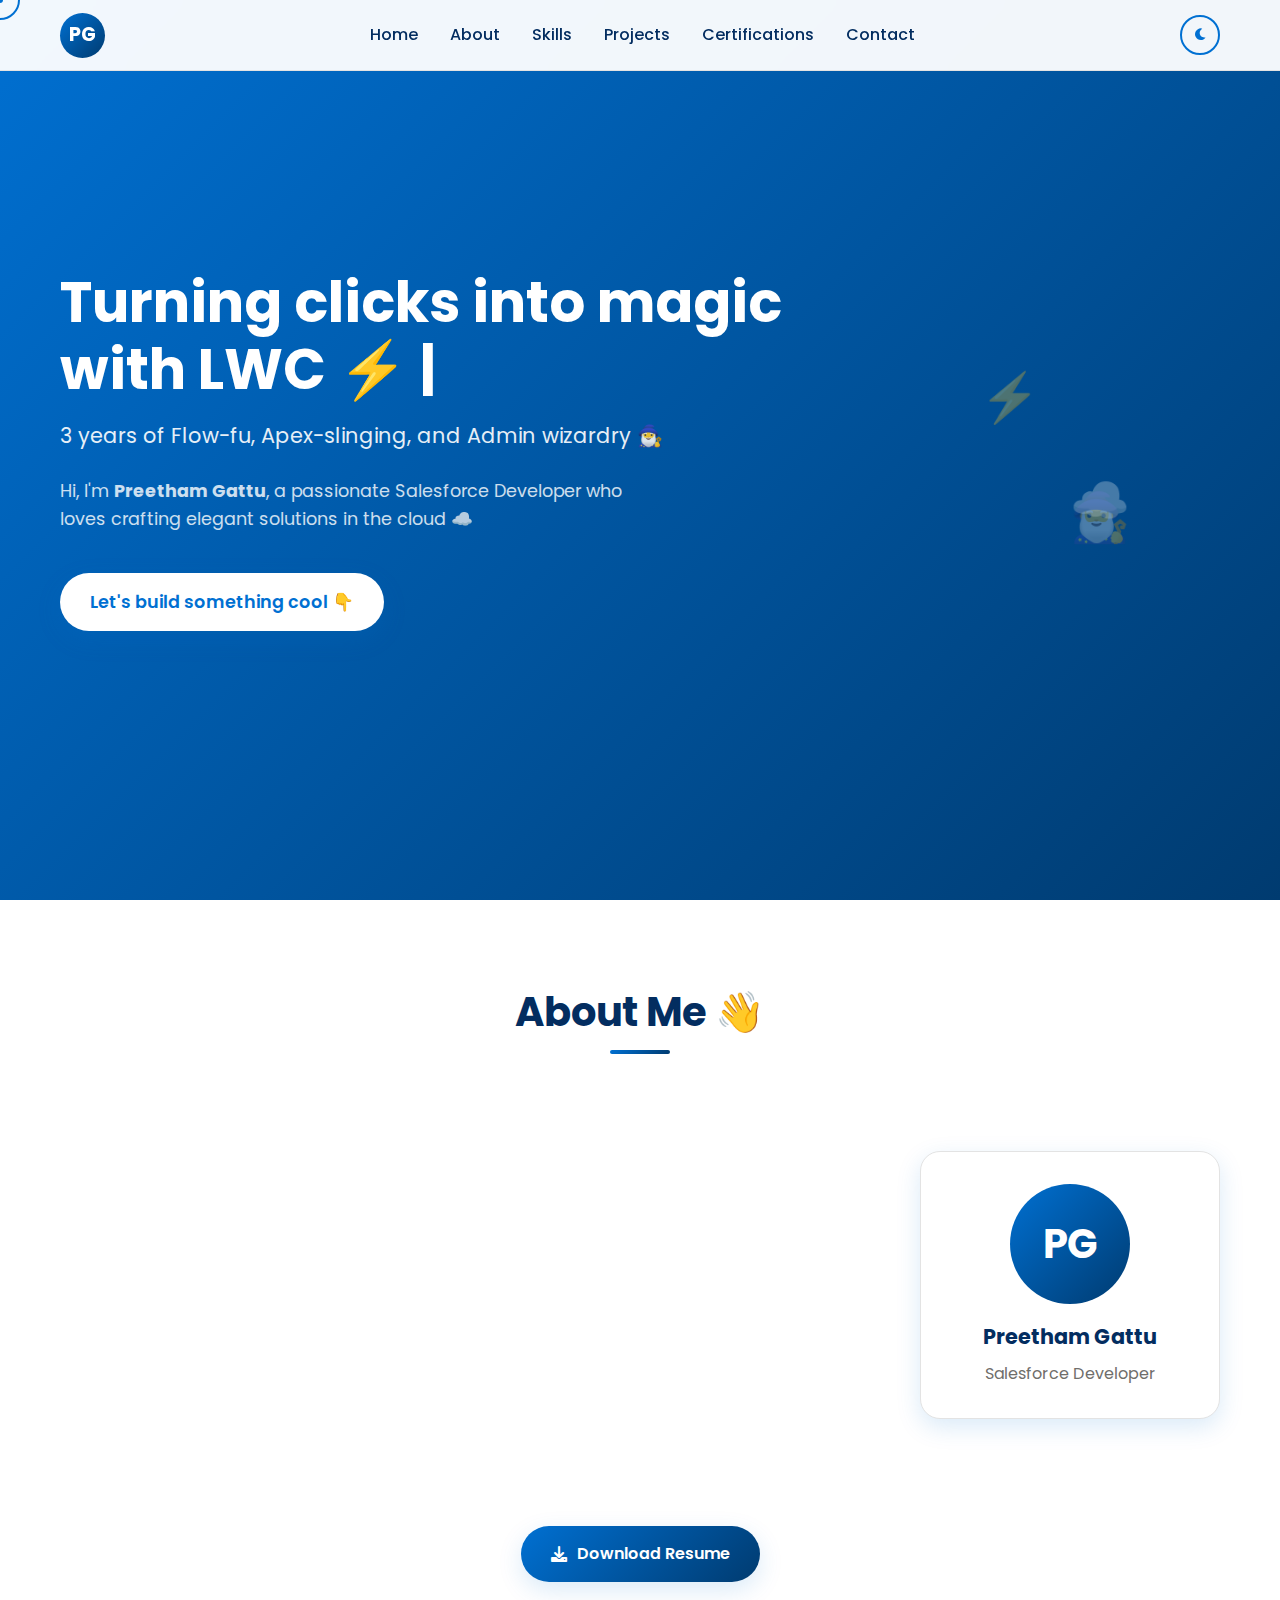
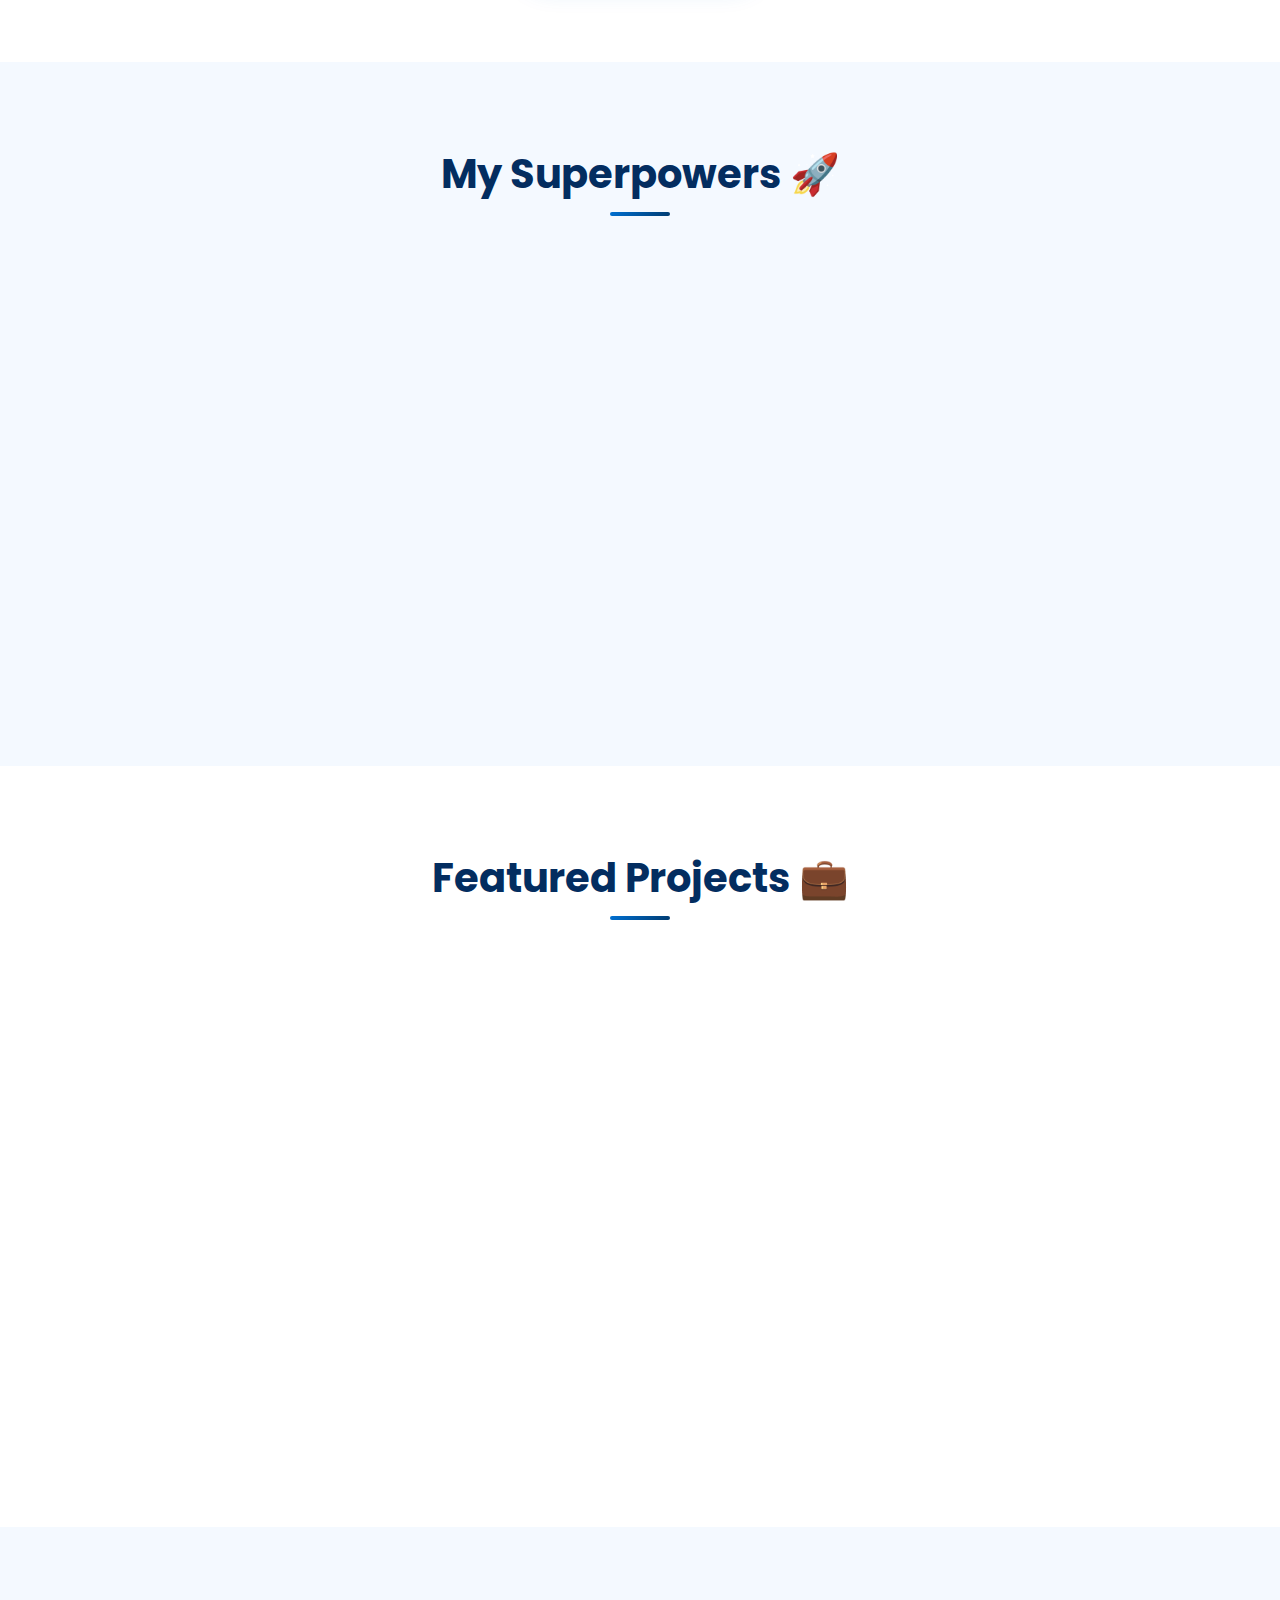
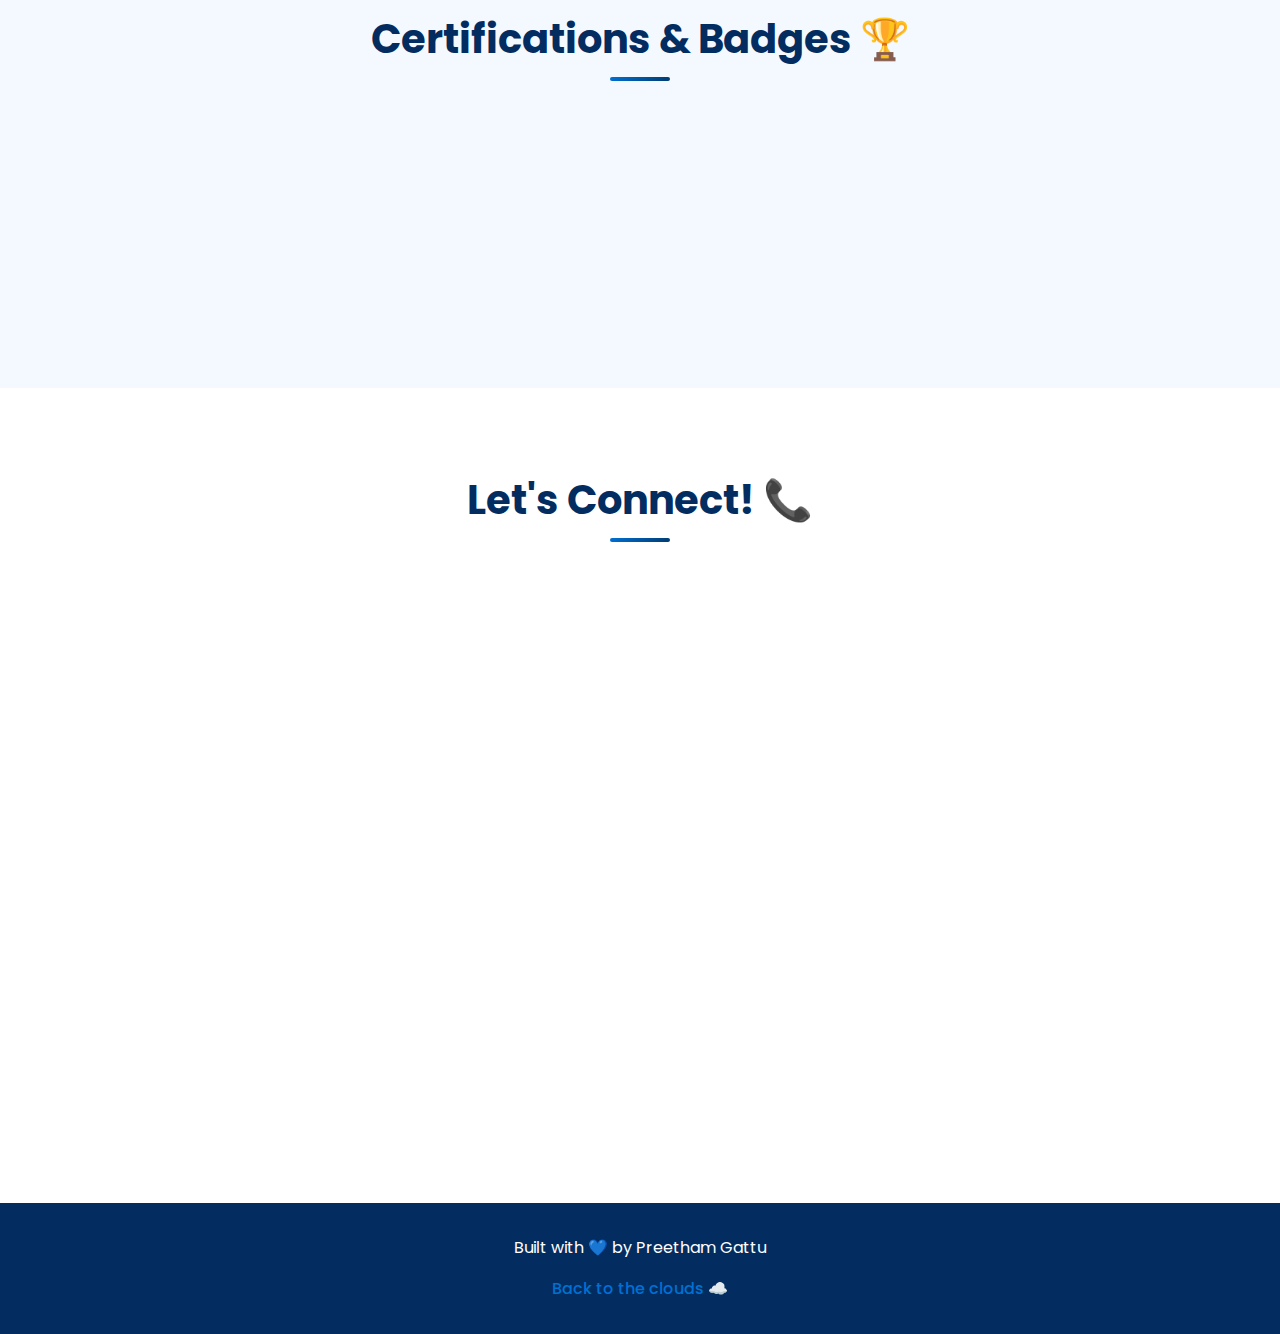
<file: index.html>
<!DOCTYPE html>
<html lang="en">
<head>
    <meta charset="UTF-8">
    <meta name="viewport" content="width=device-width, initial-scale=1.0">
    <title>Preetham Gattu - Salesforce Developer Portfolio</title>
    <meta name="description" content="Preetham Gattu - Salesforce Developer with 3 years of experience in LWC, Apex, Flows, and Admin. Turning clicks into magic with Lightning Web Components.">
    
    <!-- Google Fonts -->
    <link rel="preconnect" href="https://fonts.googleapis.com">
    <link rel="preconnect" href="https://fonts.gstatic.com" crossorigin>
    <link href="https://fonts.googleapis.com/css2?family=Poppins:wght@300;400;500;600;700&display=swap" rel="stylesheet">
    
    <!-- CSS -->
    <link rel="stylesheet" href="styles.css">
    
    <!-- Font Awesome for icons -->
    <link rel="stylesheet" href="https://cdnjs.cloudflare.com/ajax/libs/font-awesome/6.0.0/css/all.min.css">
</head>
<body>
    <!-- Navigation -->
    <nav class="navbar" id="navbar">
        <div class="nav-container">
            <div class="nav-logo">
                <span>PG</span>
            </div>
            <ul class="nav-menu" id="nav-menu">
                <li class="nav-item">
                    <a href="#home" class="nav-link">Home</a>
                </li>
                <li class="nav-item">
                    <a href="#about" class="nav-link">About</a>
                </li>
                <li class="nav-item">
                    <a href="#skills" class="nav-link">Skills</a>
                </li>
                <li class="nav-item">
                    <a href="#projects" class="nav-link">Projects</a>
                </li>
                <li class="nav-item">
                    <a href="#certifications" class="nav-link">Certifications</a>
                </li>
                <li class="nav-item">
                    <a href="#contact" class="nav-link">Contact</a>
                </li>
            </ul>
            <div class="nav-toggle" id="mobile-menu">
                <span class="bar"></span>
                <span class="bar"></span>
                <span class="bar"></span>
            </div>
            <button class="theme-toggle" id="theme-toggle">
                <i class="fas fa-moon"></i>
            </button>
        </div>
    </nav>

    <!-- Hero Section -->
    <section id="home" class="hero">
        <div class="hero-container">
            <div class="hero-content">
                <h1 class="hero-title">
                    <span id="typing-text">Turning clicks into magic with LWC ⚡</span>
                    <span class="cursor">|</span>
                </h1>
                <p class="hero-subtitle">3 years of Flow-fu, Apex-slinging, and Admin wizardry 🧙‍♂️</p>
                <p class="hero-description">
                    Hi, I'm <strong>Preetham Gattu</strong>, a passionate Salesforce Developer who loves crafting elegant solutions in the cloud ☁️
                </p>
                <a href="#contact" class="cta-button">
                    Let's build something cool 👇
                </a>
            </div>
            <div class="hero-animation">
                <div class="floating-icon">⚡</div>
                <div class="floating-icon">🧙‍♂️</div>
                <div class="floating-icon">☁️</div>
            </div>
        </div>
    </section>

    <!-- About Section -->
    <section id="about" class="about">
        <div class="container">
            <h2 class="section-title">About Me 👋</h2>
            <div class="about-content">
                <div class="about-text">
                    <p>
                        Welcome to my digital playground! I'm Preetham Gattu, a Salesforce Developer with 3 years of experience 
                        turning business requirements into elegant cloud solutions. I specialize in Lightning Web Components, 
                        Apex development, and creating seamless automation flows that make users say "wow!" 
                    </p>
                    <p>
                        When I'm not busy being an Org Whisperer 🧩, you'll find me exploring new Salesforce features, 
                        contributing to the Trailblazer Community, or perfecting my Flow-fu skills. I believe in writing 
                        clean code, creating intuitive user experiences, and always learning something new.
                    </p>
                    <div class="about-stats">
                        <div class="stat">
                            <span class="stat-number">3+</span>
                            <span class="stat-label">Years Experience</span>
                        </div>
                        <div class="stat">
                            <span class="stat-number">50+</span>
                            <span class="stat-label">Projects Completed</span>
                        </div>
                        <div class="stat">
                            <span class="stat-number">100%</span>
                            <span class="stat-label">Client Satisfaction</span>
                        </div>
                    </div>
                </div>
                <div class="about-image">
                    <div class="profile-card">
                        <div class="profile-avatar">PG</div>
                        <h3>Preetham Gattu</h3>
                        <p>Salesforce Developer</p>
                    </div>
                </div>
            </div>
            <div class="resume-section">
                <a href="#" class="resume-button" id="download-resume">
                    <i class="fas fa-download"></i>
                    Download Resume
                </a>
            </div>
        </div>
    </section>

    <!-- Skills Section -->
    <section id="skills" class="skills">
        <div class="container">
            <h2 class="section-title">My Superpowers 🚀</h2>
            <div class="skills-grid">
                <div class="skill-card" data-skill="lwc">
                    <div class="skill-front">
                        <i class="fas fa-bolt"></i>
                        <h3>💡 Lightsaber Web Components Master</h3>
                    </div>
                    <div class="skill-back">
                        <p>Building dynamic, responsive Lightning Web Components with modern JavaScript and Lightning Design System</p>
                    </div>
                </div>
                
                <div class="skill-card" data-skill="apex">
                    <div class="skill-front">
                        <i class="fas fa-code"></i>
                        <h3>🧙 Apex Ninja</h3>
                    </div>
                    <div class="skill-back">
                        <p>Crafting robust server-side logic, triggers, and batch processes that scale with enterprise needs</p>
                    </div>
                </div>
                
                <div class="skill-card" data-skill="admin">
                    <div class="skill-front">
                        <i class="fas fa-cog"></i>
                        <h3>🧩 Org Whisperer</h3>
                    </div>
                    <div class="skill-back">
                        <p>Configuring orgs, managing users, creating custom objects, and optimizing business processes</p>
                    </div>
                </div>
                
                <div class="skill-card" data-skill="agentforce">
                    <div class="skill-front">
                        <i class="fas fa-robot"></i>
                        <h3>🚀 Agentforce Power Booster</h3>
                    </div>
                    <div class="skill-back">
                        <p>Implementing AI-powered automation and intelligent agent solutions for enhanced productivity</p>
                    </div>
                </div>
                
                <div class="skill-card" data-skill="vscode">
                    <div class="skill-front">
                        <i class="fas fa-terminal"></i>
                        <h3>💻 Code Console Sorcerer</h3>
                    </div>
                    <div class="skill-back">
                        <p>Mastering VS Code with Salesforce extensions, debugging, and development best practices</p>
                    </div>
                </div>
                
                <div class="skill-card" data-skill="git">
                    <div class="skill-front">
                        <i class="fas fa-code-branch"></i>
                        <h3>⏳ Version Control Time Traveler</h3>
                    </div>
                    <div class="skill-back">
                        <p>Git workflows, branching strategies, and collaborative development with proper version control</p>
                    </div>
                </div>
            </div>
        </div>
    </section>

    <!-- Projects Section -->
    <section id="projects" class="projects">
        <div class="container">
            <h2 class="section-title">Featured Projects 💼</h2>
            <div class="projects-grid">
                <div class="project-card">
                    <div class="project-image">
                        <div class="project-overlay">
                            <a href="#" class="project-link">
                                <i class="fab fa-github"></i>
                                View Code
                            </a>
                        </div>
                    </div>
                    <div class="project-content">
                        <h3>Job Portal App 💼</h3>
                        <p>A comprehensive job portal built with Lightning Web Components, Apex backend, and automated flows for seamless job application processes.</p>
                        <div class="project-tech">
                            <span class="tech-tag">LWC</span>
                            <span class="tech-tag">Apex</span>
                            <span class="tech-tag">Flow</span>
                        </div>
                    </div>
                </div>
                
                <div class="project-card">
                    <div class="project-image">
                        <div class="project-overlay">
                            <a href="#" class="project-link">
                                <i class="fab fa-github"></i>
                                View Code
                            </a>
                        </div>
                    </div>
                    <div class="project-content">
                        <h3>Donation Tracker 💝</h3>
                        <p>Non-profit donation management system using NPSP framework with advanced reporting and donor engagement features.</p>
                        <div class="project-tech">
                            <span class="tech-tag">NPSP</span>
                            <span class="tech-tag">Reports</span>
                            <span class="tech-tag">Dashboards</span>
                        </div>
                    </div>
                </div>
                
                <div class="project-card">
                    <div class="project-image">
                        <div class="project-overlay">
                            <a href="#" class="project-link">
                                <i class="fab fa-github"></i>
                                View Code
                            </a>
                        </div>
                    </div>
                    <div class="project-content">
                        <h3>Agentforce Automation CRM 🤖</h3>
                        <p>AI-powered CRM solution with intelligent automation, predictive analytics, and seamless customer interaction flows.</p>
                        <div class="project-tech">
                            <span class="tech-tag">Agentforce</span>
                            <span class="tech-tag">AI</span>
                            <span class="tech-tag">Automation</span>
                        </div>
                    </div>
                </div>
            </div>
        </div>
    </section>

    <!-- Certifications Section -->
    <section id="certifications" class="certifications">
        <div class="container">
            <h2 class="section-title">Certifications & Badges 🏆</h2>
            <div class="certifications-grid">
                <div class="cert-card" data-cert="Salesforce Administrator">
                    <div class="cert-icon">
                        <i class="fas fa-user-cog"></i>
                    </div>
                    <h3>Administrator</h3>
                </div>
                
                <div class="cert-card" data-cert="Platform App Builder">
                    <div class="cert-icon">
                        <i class="fas fa-hammer"></i>
                    </div>
                    <h3>App Builder</h3>
                </div>
                
                <div class="cert-card" data-cert="Platform Developer I">
                    <div class="cert-icon">
                        <i class="fas fa-code"></i>
                    </div>
                    <h3>Developer I</h3>
                </div>
                
                <div class="cert-card" data-cert="Lightning Experience Specialist">
                    <div class="cert-icon">
                        <i class="fas fa-bolt"></i>
                    </div>
                    <h3>Lightning Expert</h3>
                </div>
            </div>
        </div>
    </section>

    <!-- Contact Section -->
    <section id="contact" class="contact">
        <div class="container">
            <h2 class="section-title">Let's Connect! 📞</h2>
            <div class="contact-content">
                <div class="contact-info">
                    <h3>Ready to build something amazing together?</h3>
                    <p>Whether you need a Lightning Web Component wizard, an Apex ninja, or just want to chat about the latest Salesforce features, I'm here to help!</p>
                    
                    <div class="contact-links">
                        <a href="mailto:preetham@example.com" class="contact-link">
                            <i class="fas fa-envelope"></i>
                            preetham@example.com
                        </a>
                        <a href="https://linkedin.com/in/preethamgattu" target="_blank" class="contact-link">
                            <i class="fab fa-linkedin"></i>
                            LinkedIn
                        </a>
                        <a href="https://github.com/preethamgattu" target="_blank" class="contact-link">
                            <i class="fab fa-github"></i>
                            GitHub
                        </a>
                    </div>
                </div>
                
                <div class="contact-form-container">
                    <form class="contact-form" id="contact-form">
                        <div class="form-group">
                            <label for="name">Name</label>
                            <input type="text" id="name" name="name" required>
                        </div>
                        
                        <div class="form-group">
                            <label for="email">Email</label>
                            <input type="email" id="email" name="email" required>
                        </div>
                        
                        <div class="form-group">
                            <label for="message">Message</label>
                            <textarea id="message" name="message" rows="5" required placeholder="Tell me about your project or just say hi! 👋"></textarea>
                        </div>
                        
                        <button type="submit" class="submit-button">
                            Send Message 🚀
                        </button>
                    </form>
                </div>
            </div>
        </div>
    </section>

    <!-- Footer -->
    <footer class="footer">
        <div class="container">
            <p>Built with 💙 by Preetham Gattu</p>
            <a href="#home" class="back-to-top">Back to the clouds ☁️</a>
        </div>
    </footer>

    <!-- Custom Cursor -->
    <div class="custom-cursor" id="cursor"></div>
    <div class="custom-cursor-dot" id="cursor-dot"></div>

    <!-- JavaScript -->
    <script src="script.js"></script>
</body>
</html>
</file>
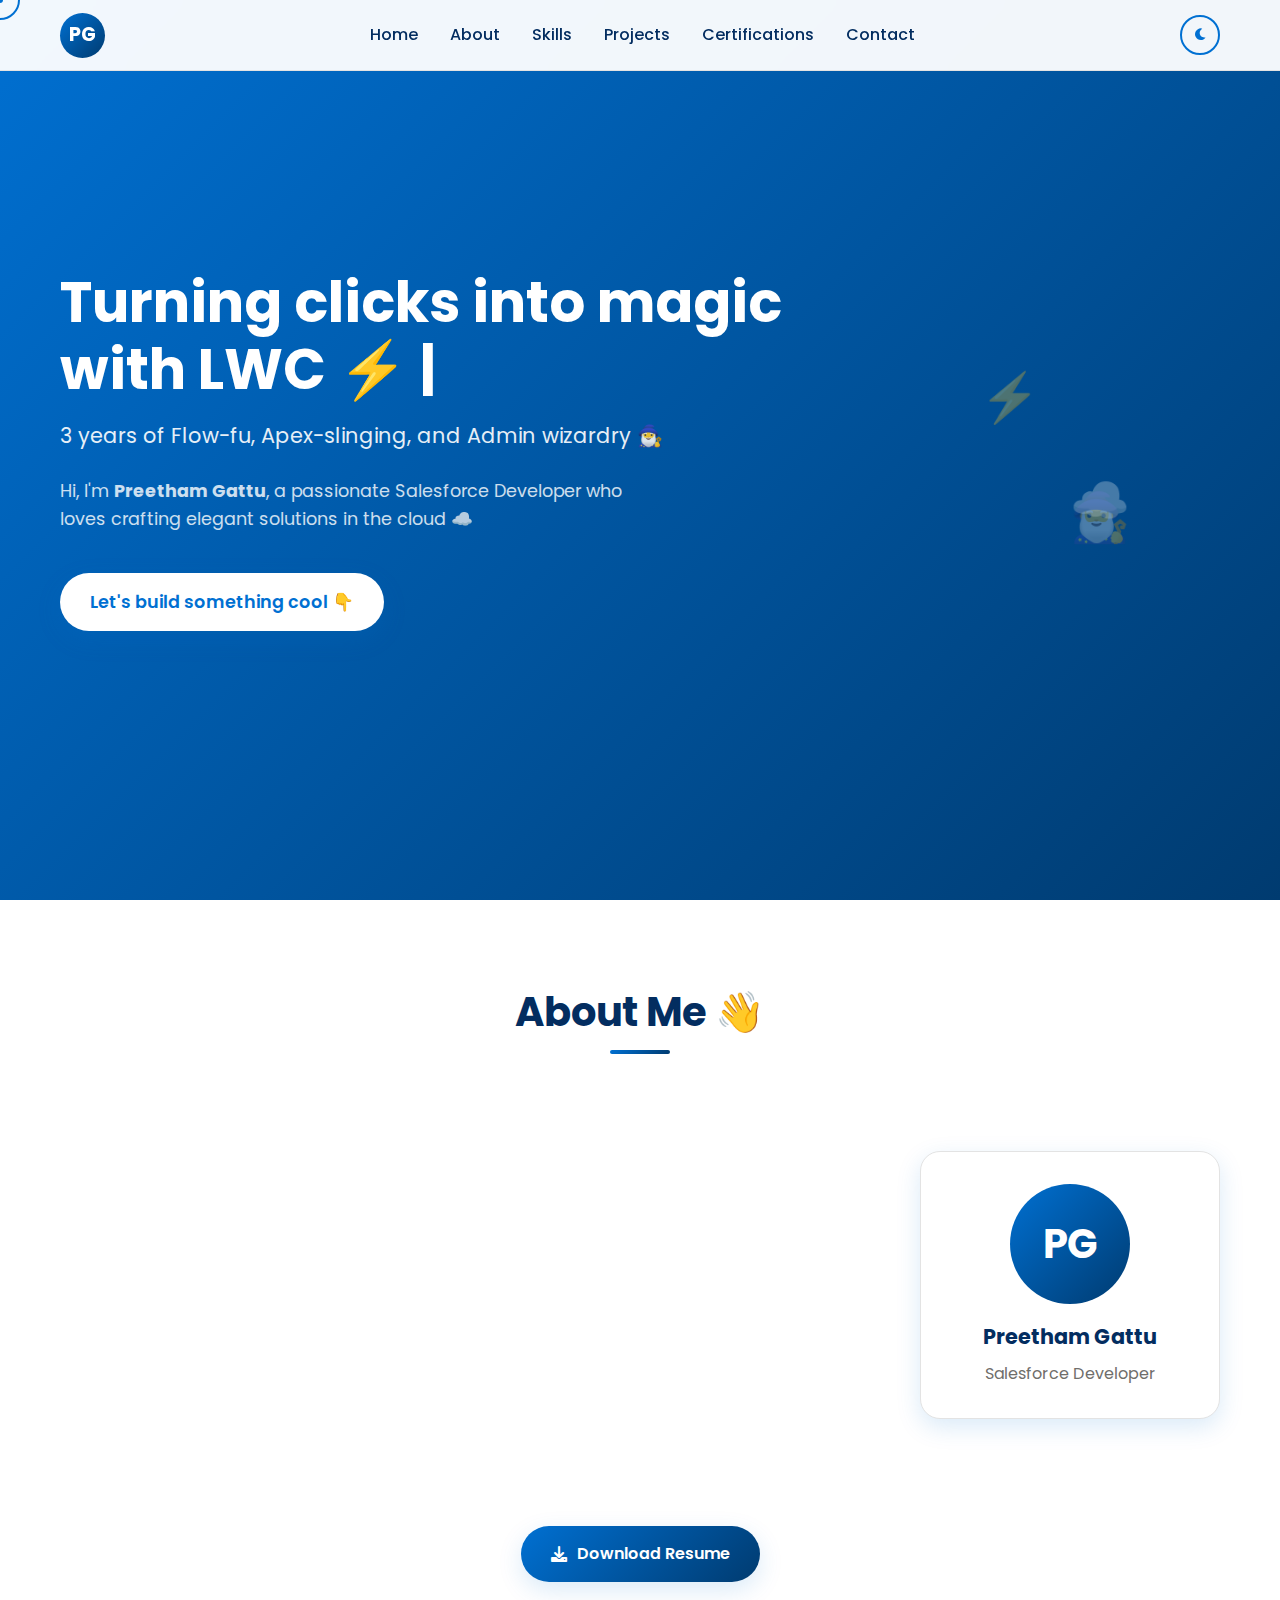
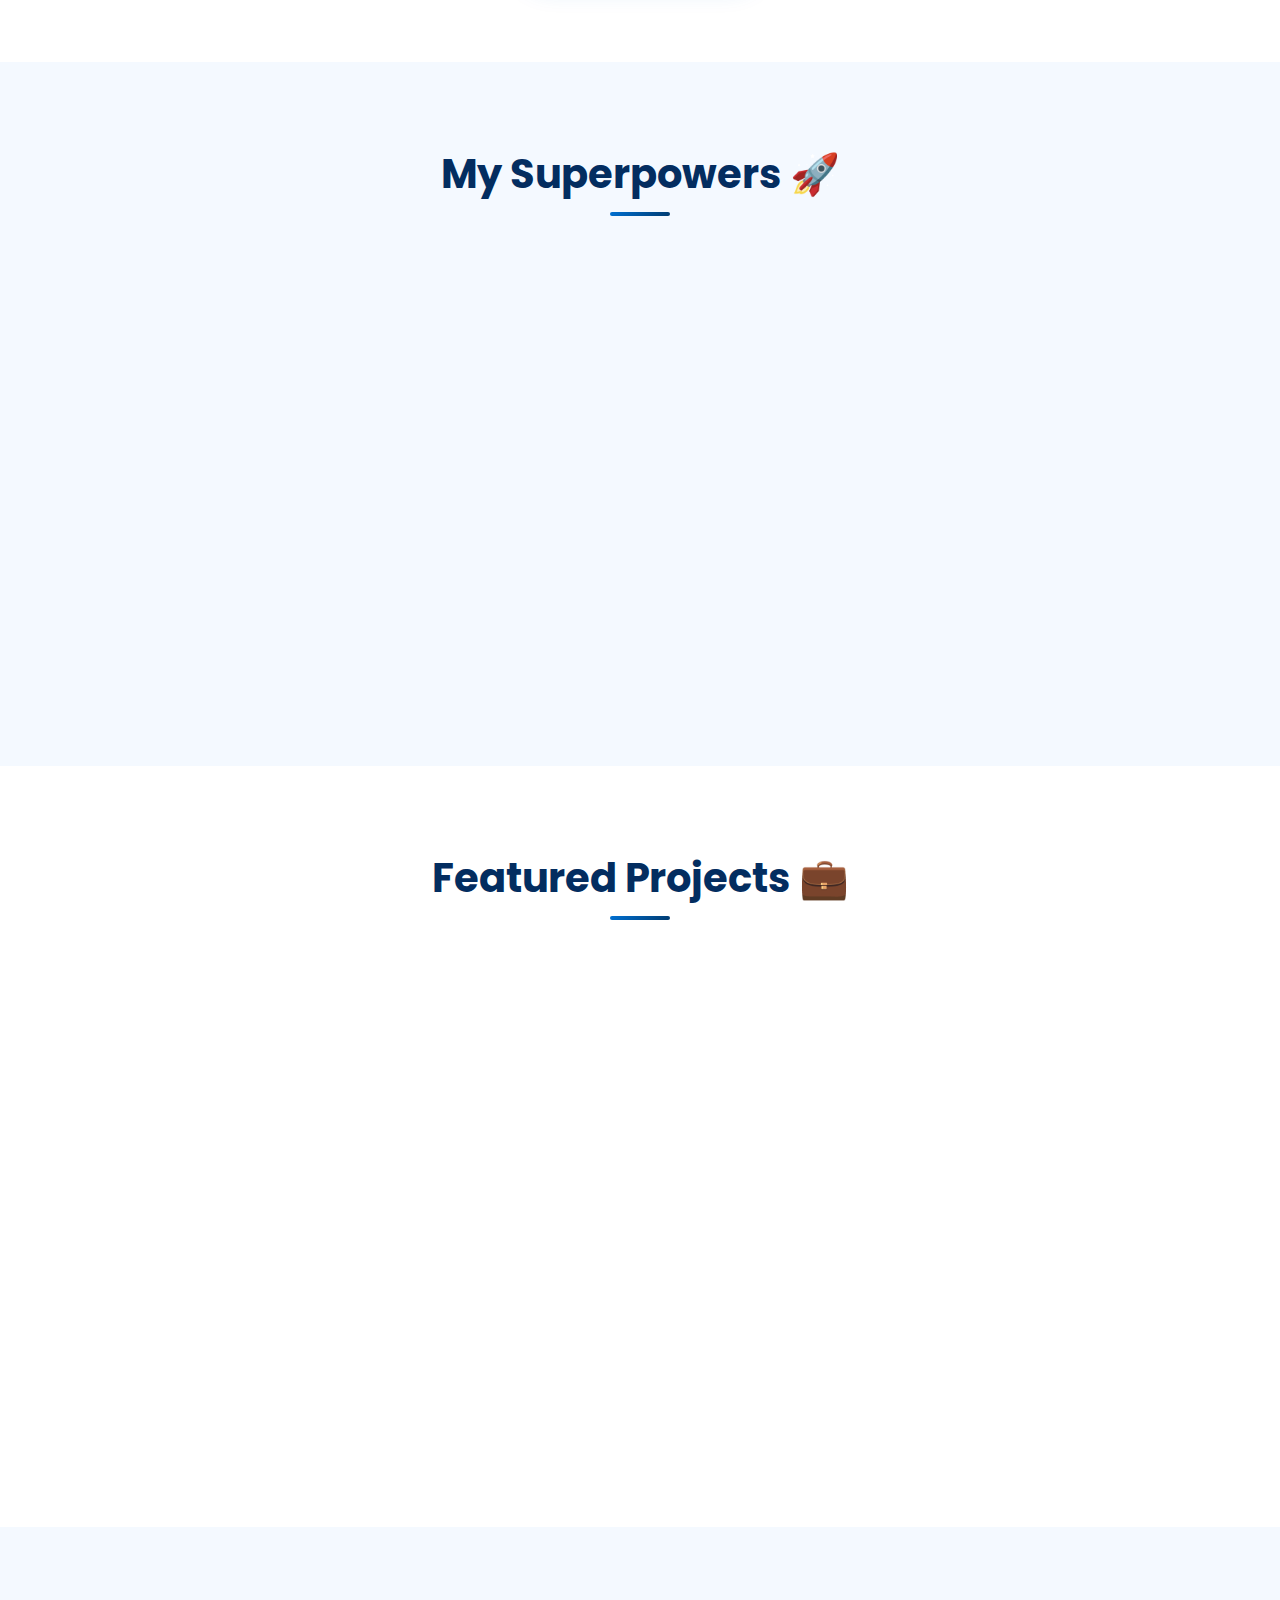
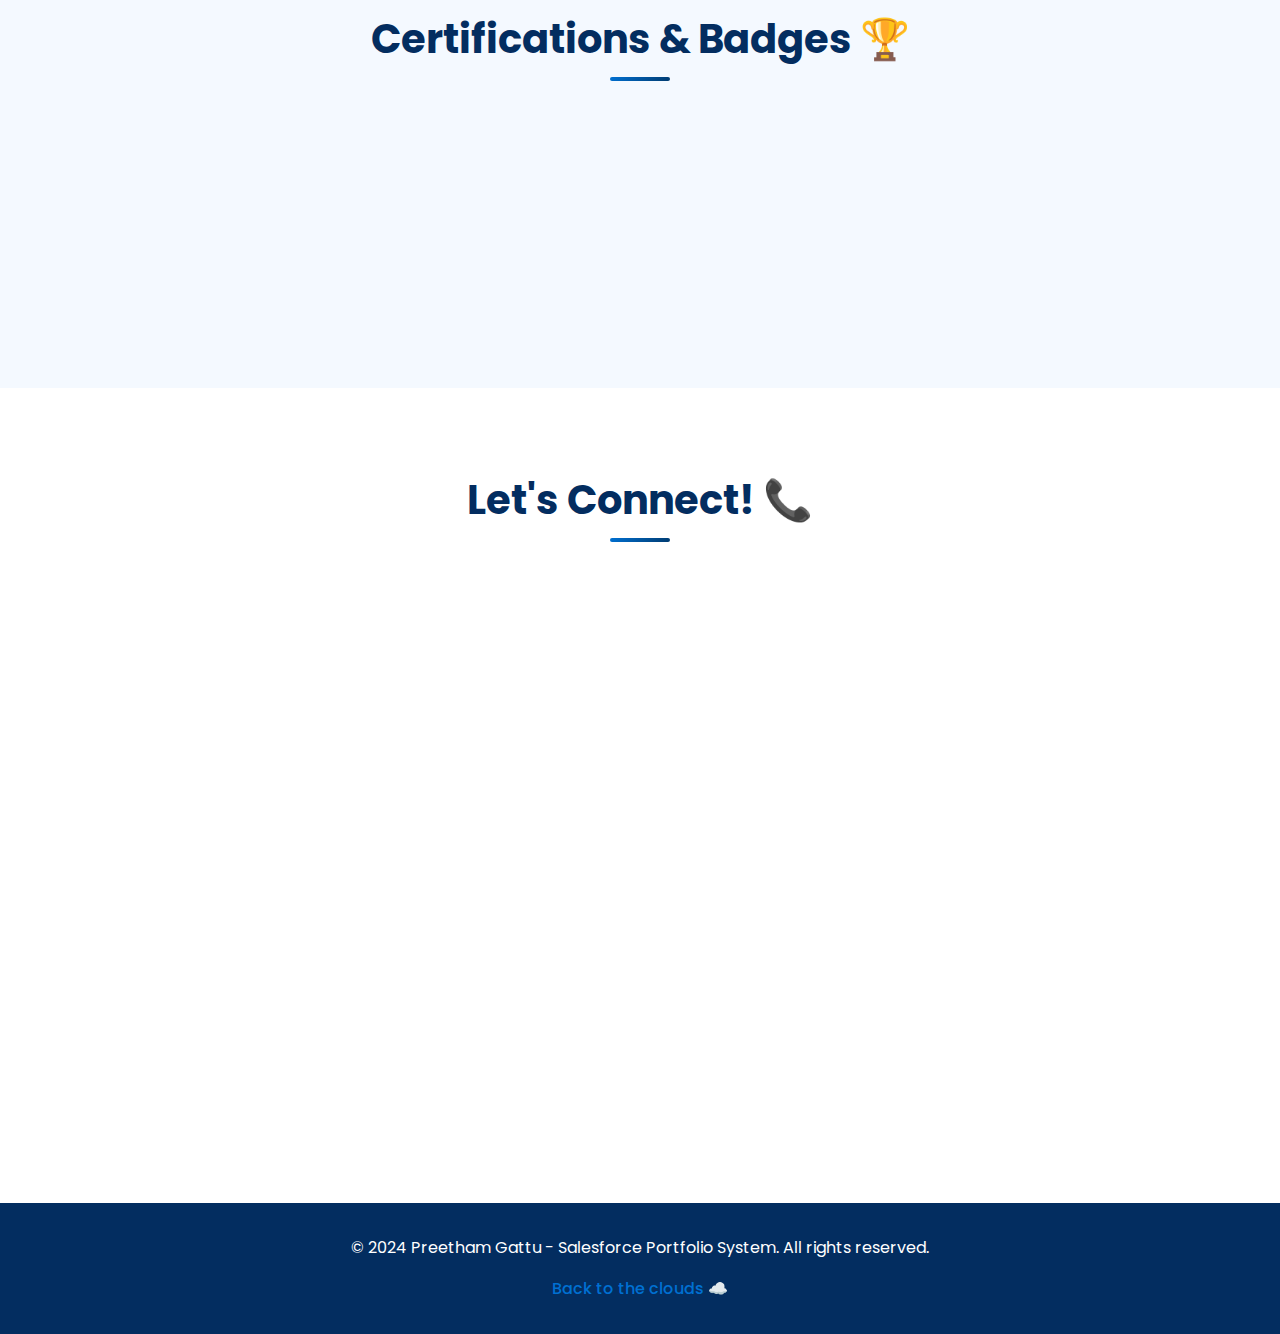
<file: preetham-portfolio.html>
<!DOCTYPE html>
<html lang="en">
<head>
    <meta charset="UTF-8">
    <meta name="viewport" content="width=device-width, initial-scale=1.0">
    <title>Preetham Gattu - Salesforce Developer</title>
    <meta name="description" content="Salesforce Developer with 3 years of experience in Lightning Web Components, Apex development, and cloud solutions">
    <link href="https://fonts.googleapis.com/css2?family=Poppins:wght@300;400;500;600;700&display=swap" rel="stylesheet">
    <link href="https://cdnjs.cloudflare.com/ajax/libs/font-awesome/6.0.0/css/all.min.css" rel="stylesheet">
    <link rel="stylesheet" href="styles.css">
</head>
<body>
    <!-- Navigation -->
    <nav class="navbar" id="navbar">
        <div class="nav-container">
            <div class="nav-logo">
                <span>PG</span>
            </div>
            <ul class="nav-menu" id="nav-menu">
                <li><a href="#home" class="nav-link">Home</a></li>
                <li><a href="#about" class="nav-link">About</a></li>
                <li><a href="#skills" class="nav-link">Skills</a></li>
                <li><a href="#projects" class="nav-link">Projects</a></li>
                <li><a href="#certifications" class="nav-link">Certifications</a></li>
                <li><a href="#contact" class="nav-link">Contact</a></li>
            </ul>
            <button class="theme-toggle" id="theme-toggle" title="Toggle theme">
                <i class="fas fa-moon"></i>
            </button>
            <div class="nav-toggle" id="mobile-menu">
                <span class="bar"></span>
                <span class="bar"></span>
                <span class="bar"></span>
            </div>
        </div>
    </nav>

    <!-- Hero Section -->
    <section id="home" class="hero">
        <div class="hero-container">
            <div class="hero-content">
                <h1 class="hero-title">
                    <span id="typing-text">Turning clicks into magic with LWC ⚡</span>
                    <span class="cursor">|</span>
                </h1>
                <p class="hero-subtitle">3 years of Flow-fu, Apex-slinging, and Admin wizardry 🧙‍♂️</p>
                <p class="hero-description">
                    Hi, I'm <strong>Preetham Gattu</strong>, a passionate Salesforce Developer who loves crafting elegant solutions in the cloud ☁️
                </p>
                <a href="#contact" class="cta-button">
                    Let's build something cool 👇
                </a>
            </div>
            <div class="hero-animation">
                <div class="floating-icon">⚡</div>
                <div class="floating-icon">🧙‍♂️</div>
                <div class="floating-icon">☁️</div>
            </div>
        </div>
    </section>

    <!-- About Section -->
    <section id="about" class="about">
        <div class="container">
            <h2 class="section-title">About Me 👋</h2>
            <div class="about-content">
                <div class="about-text">
                    <p>
                        Welcome to my digital playground! I'm Preetham Gattu, a Salesforce Developer with 3 years of experience 
                        turning business requirements into elegant cloud solutions. I specialize in Lightning Web Components, 
                        Apex development, and creating seamless automation flows that make users say "wow!" 
                    </p>
                    <p>
                        When I'm not busy being an Org Whisperer 🧩, you'll find me exploring new Salesforce features, 
                        contributing to the Trailblazer Community, or perfecting my Flow-fu skills. I believe in writing 
                        clean code, creating intuitive user experiences, and always learning something new.
                    </p>
                    <div class="about-stats">
                        <div class="stat">
                            <span class="stat-number">3+</span>
                            <span class="stat-label">Years Experience</span>
                        </div>
                        <div class="stat">
                            <span class="stat-number">50+</span>
                            <span class="stat-label">Projects Completed</span>
                        </div>
                        <div class="stat">
                            <span class="stat-number">100%</span>
                            <span class="stat-label">Client Satisfaction</span>
                        </div>
                    </div>
                </div>
                <div class="about-image">
                    <div class="profile-card">
                        <div class="profile-avatar">PG</div>
                        <h3>Preetham Gattu</h3>
                        <p>Salesforce Developer</p>
                    </div>
                </div>
            </div>
            <div class="resume-section">
                <a href="#" class="resume-button" id="download-resume">
                    <i class="fas fa-download"></i>
                    Download Resume
                </a>
            </div>
        </div>
    </section>

    <!-- Skills Section -->
    <section id="skills" class="skills">
        <div class="container">
            <h2 class="section-title">My Superpowers 🚀</h2>
            <div class="skills-grid">
                <div class="skill-card" data-skill="lwc">
                    <div class="skill-front">
                        <i class="fas fa-bolt"></i>
                        <h3>💡 Lightsaber Web Components Master</h3>
                    </div>
                    <div class="skill-back">
                        <p>Building dynamic, responsive Lightning Web Components with modern JavaScript and Lightning Design System</p>
                    </div>
                </div>
                
                <div class="skill-card" data-skill="apex">
                    <div class="skill-front">
                        <i class="fas fa-code"></i>
                        <h3>🧙 Apex Ninja</h3>
                    </div>
                    <div class="skill-back">
                        <p>Crafting robust server-side logic, triggers, and batch processes that scale with enterprise needs</p>
                    </div>
                </div>
                
                <div class="skill-card" data-skill="admin">
                    <div class="skill-front">
                        <i class="fas fa-cog"></i>
                        <h3>🧩 Org Whisperer</h3>
                    </div>
                    <div class="skill-back">
                        <p>Configuring orgs, managing users, creating custom objects, and optimizing business processes</p>
                    </div>
                </div>
                
                <div class="skill-card" data-skill="agentforce">
                    <div class="skill-front">
                        <i class="fas fa-robot"></i>
                        <h3>🚀 Agentforce Power Booster</h3>
                    </div>
                    <div class="skill-back">
                        <p>Implementing AI-powered automation and intelligent agent solutions for enhanced productivity</p>
                    </div>
                </div>
                
                <div class="skill-card" data-skill="vscode">
                    <div class="skill-front">
                        <i class="fas fa-terminal"></i>
                        <h3>💻 Code Console Sorcerer</h3>
                    </div>
                    <div class="skill-back">
                        <p>Mastering VS Code with Salesforce extensions, debugging, and development best practices</p>
                    </div>
                </div>
                
                <div class="skill-card" data-skill="git">
                    <div class="skill-front">
                        <i class="fas fa-code-branch"></i>
                        <h3>⏳ Version Control Time Traveler</h3>
                    </div>
                    <div class="skill-back">
                        <p>Git workflows, branching strategies, and collaborative development with proper version control</p>
                    </div>
                </div>
            </div>
        </div>
    </section>

    <!-- Projects Section -->
    <section id="projects" class="projects">
        <div class="container">
            <h2 class="section-title">Featured Projects 💼</h2>
            <div class="projects-grid">
                <div class="project-card">
                    <div class="project-image">
                        <div class="project-overlay">
                            <a href="#" class="project-link">
                                <i class="fab fa-github"></i>
                                View Code
                            </a>
                        </div>
                    </div>
                    <div class="project-content">
                        <h3>Job Portal App 💼</h3>
                        <p>A comprehensive job portal built with Lightning Web Components, Apex backend, and automated flows for seamless job application processes.</p>
                        <div class="project-tech">
                            <span class="tech-tag">LWC</span>
                            <span class="tech-tag">Apex</span>
                            <span class="tech-tag">Flow</span>
                        </div>
                    </div>
                </div>
                
                <div class="project-card">
                    <div class="project-image">
                        <div class="project-overlay">
                            <a href="#" class="project-link">
                                <i class="fab fa-github"></i>
                                View Code
                            </a>
                        </div>
                    </div>
                    <div class="project-content">
                        <h3>Donation Tracker 💝</h3>
                        <p>Non-profit donation management system using NPSP framework with advanced reporting and donor engagement features.</p>
                        <div class="project-tech">
                            <span class="tech-tag">NPSP</span>
                            <span class="tech-tag">Reports</span>
                            <span class="tech-tag">Dashboards</span>
                        </div>
                    </div>
                </div>
                
                <div class="project-card">
                    <div class="project-image">
                        <div class="project-overlay">
                            <a href="#" class="project-link">
                                <i class="fab fa-github"></i>
                                View Code
                            </a>
                        </div>
                    </div>
                    <div class="project-content">
                        <h3>Agentforce Automation CRM 🤖</h3>
                        <p>AI-powered CRM solution with intelligent automation, predictive analytics, and seamless customer interaction flows.</p>
                        <div class="project-tech">
                            <span class="tech-tag">Agentforce</span>
                            <span class="tech-tag">AI</span>
                            <span class="tech-tag">Automation</span>
                        </div>
                    </div>
                </div>
            </div>
        </div>
    </section>

    <!-- Certifications Section -->
    <section id="certifications" class="certifications">
        <div class="container">
            <h2 class="section-title">Certifications & Badges 🏆</h2>
            <div class="certifications-grid">
                <div class="cert-card" data-cert="Salesforce Administrator">
                    <div class="cert-icon">
                        <i class="fas fa-user-cog"></i>
                    </div>
                    <h3>Administrator</h3>
                </div>
                
                <div class="cert-card" data-cert="Platform App Builder">
                    <div class="cert-icon">
                        <i class="fas fa-hammer"></i>
                    </div>
                    <h3>App Builder</h3>
                </div>
                
                <div class="cert-card" data-cert="Platform Developer I">
                    <div class="cert-icon">
                        <i class="fas fa-code"></i>
                    </div>
                    <h3>Developer I</h3>
                </div>
                
                <div class="cert-card" data-cert="Lightning Experience Specialist">
                    <div class="cert-icon">
                        <i class="fas fa-bolt"></i>
                    </div>
                    <h3>Lightning Expert</h3>
                </div>
            </div>
        </div>
    </section>

    <!-- Contact Section -->
    <section id="contact" class="contact">
        <div class="container">
            <h2 class="section-title">Let's Connect! 📞</h2>
            <div class="contact-content">
                <div class="contact-info">
                    <h3>Ready to build something amazing together?</h3>
                    <p>Whether you need a Lightning Web Component wizard, an Apex ninja, or just want to chat about the latest Salesforce features, I'm here to help!</p>
                    
                    <div class="contact-links">
                        <a href="mailto:preetham@example.com" class="contact-link">
                            <i class="fas fa-envelope"></i>
                            preetham@example.com
                        </a>
                        <a href="https://linkedin.com/in/preethamgattu" target="_blank" rel="noopener" class="contact-link">
                            <i class="fab fa-linkedin"></i>
                            LinkedIn
                        </a>
                        <a href="https://github.com/preethamgattu" target="_blank" rel="noopener" class="contact-link">
                            <i class="fab fa-github"></i>
                            GitHub
                        </a>
                    </div>
                </div>
                
                <div class="contact-form-container">
                    <form class="contact-form" id="contact-form">
                        <div class="form-group">
                            <label for="name">Name</label>
                            <input type="text" id="name" name="name" required>
                        </div>
                        
                        <div class="form-group">
                            <label for="email">Email</label>
                            <input type="email" id="email" name="email" required>
                        </div>
                        
                        <div class="form-group">
                            <label for="message">Message</label>
                            <textarea id="message" name="message" rows="5" required placeholder="Tell me about your project or just say hi! 👋"></textarea>
                        </div>
                        
                        <button type="submit" class="submit-button">
                            Send Message 🚀
                        </button>
                    </form>
                </div>
            </div>
        </div>
    </section>

    <!-- Footer -->
    <footer class="footer">
        <div class="container">
            <p>&copy; 2024 Preetham Gattu - Salesforce Portfolio System. All rights reserved.</p>
            <a href="#home" class="back-to-top">Back to the clouds ☁️</a>
        </div>
    </footer>

    <!-- Custom Cursor -->
    <div class="custom-cursor" id="cursor"></div>
    <div class="custom-cursor-dot" id="cursor-dot"></div>

    <!-- JavaScript -->
    <script src="script.js"></script>
</body>
</html>
</file>
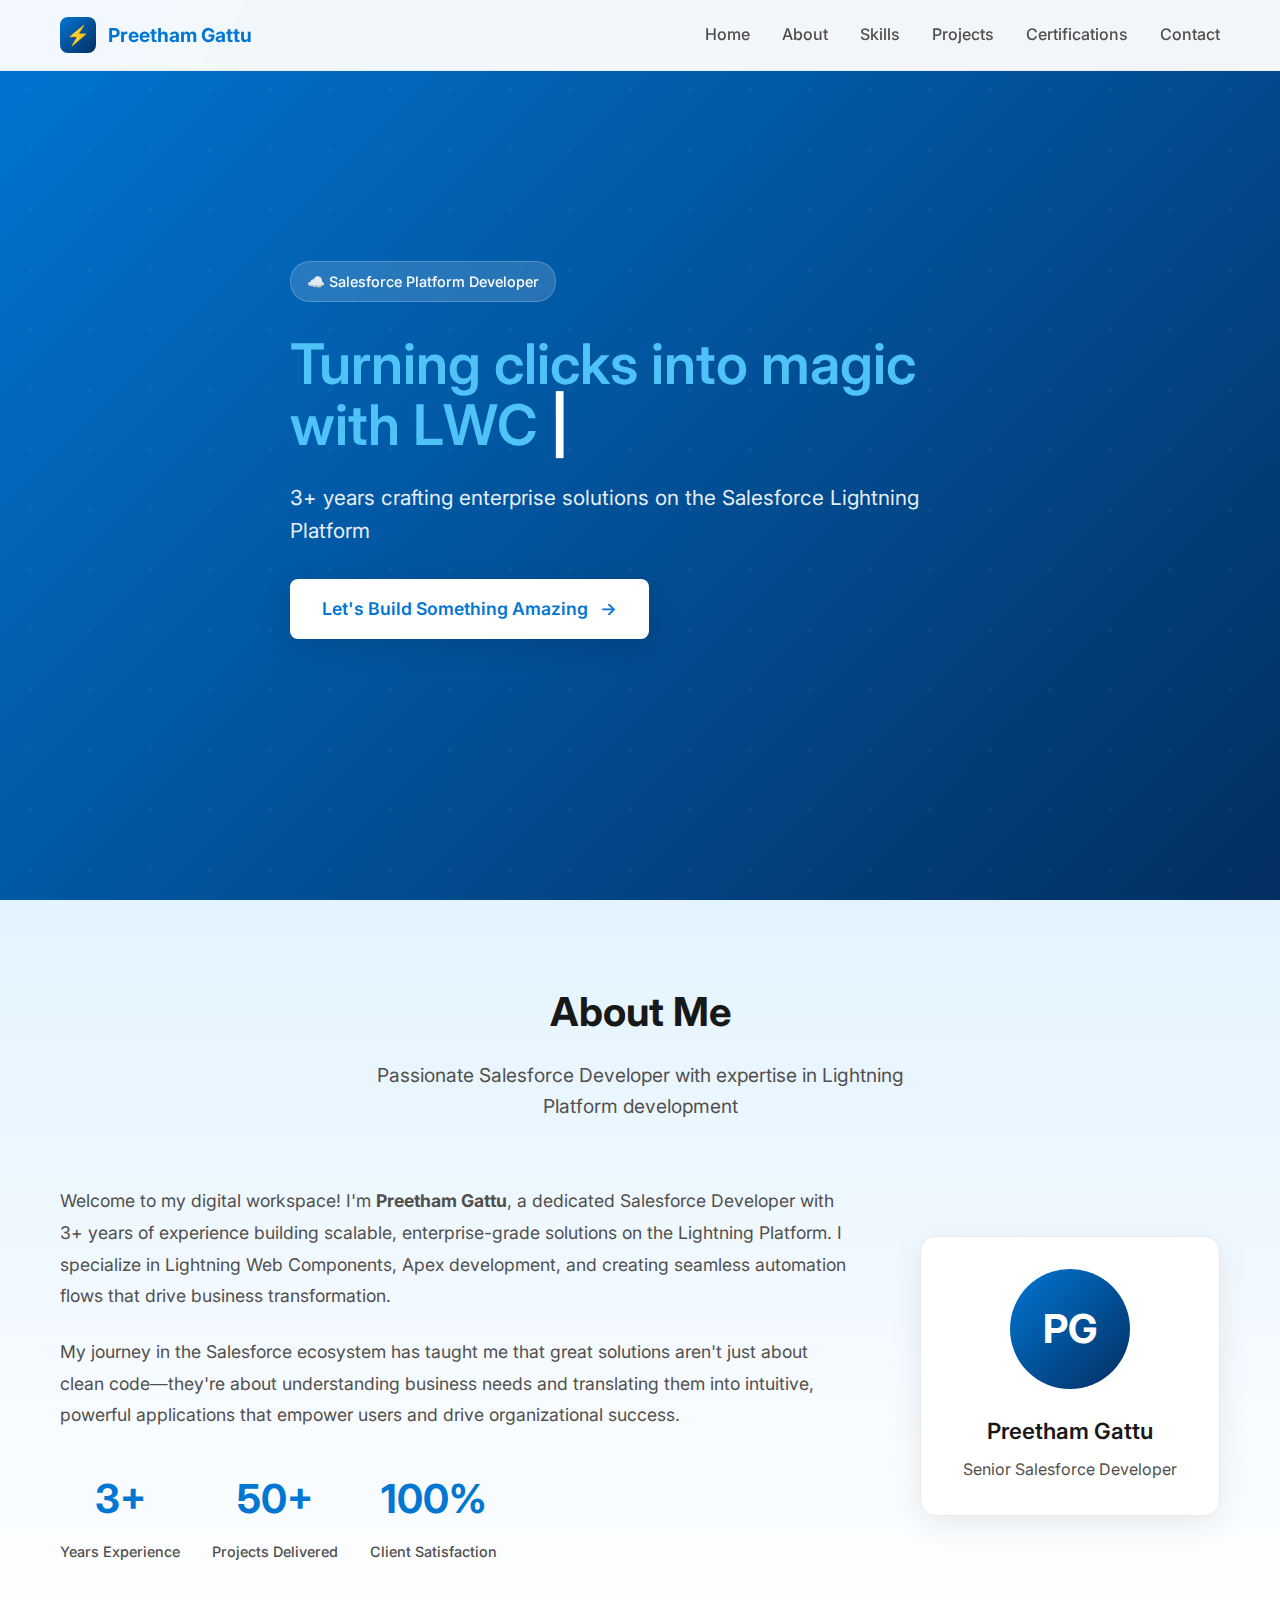
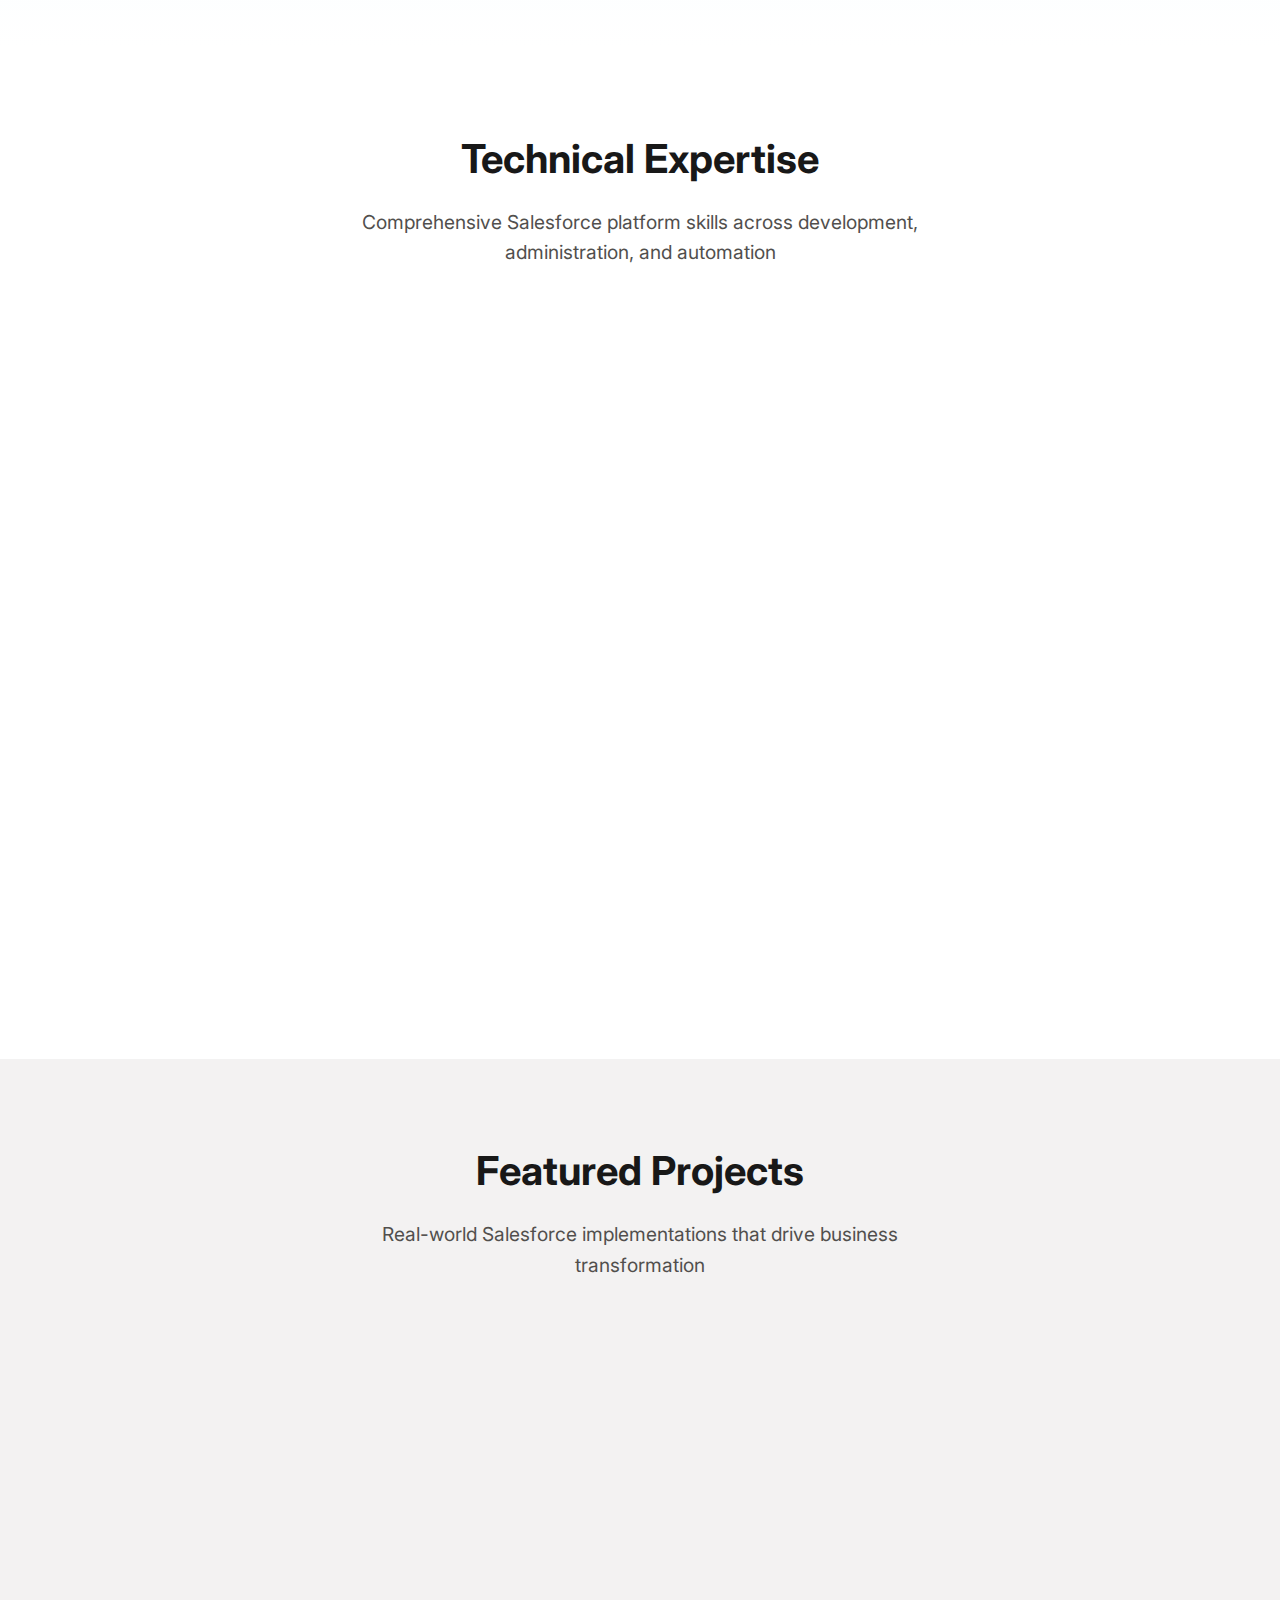
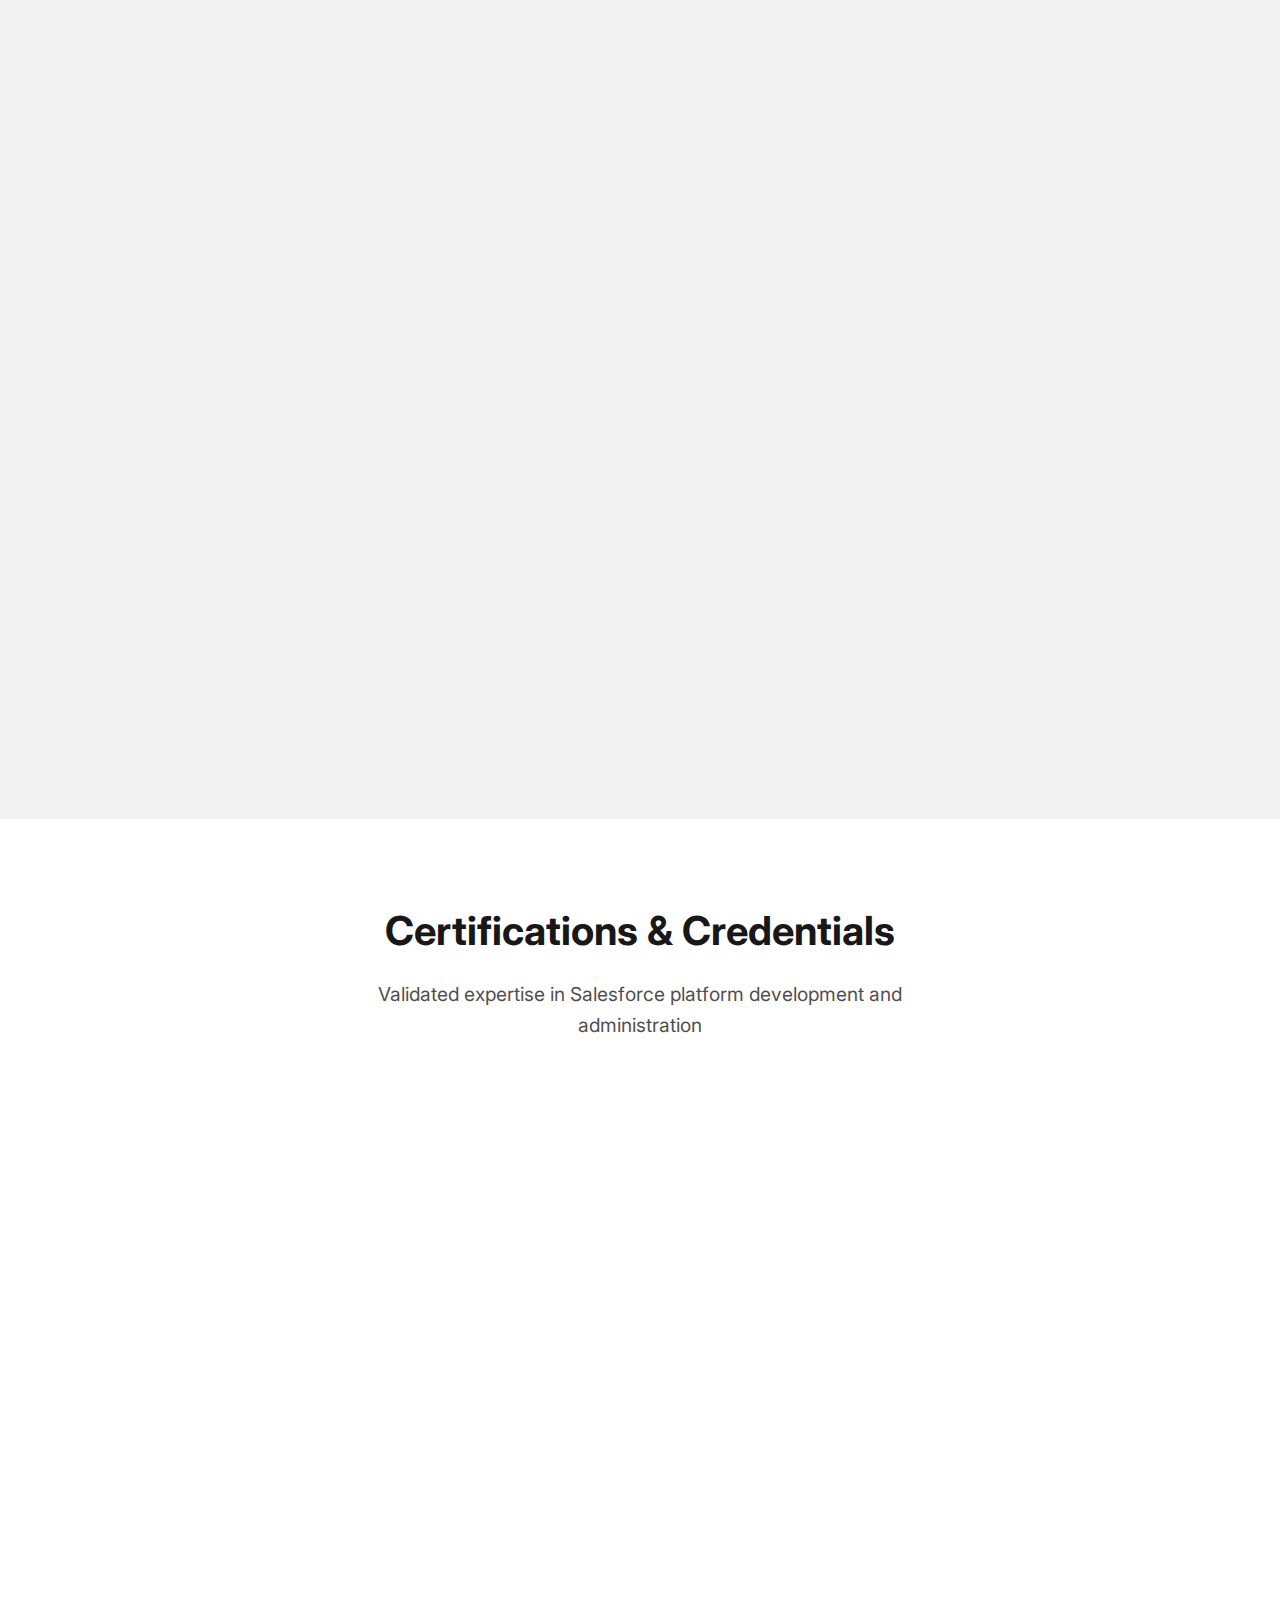
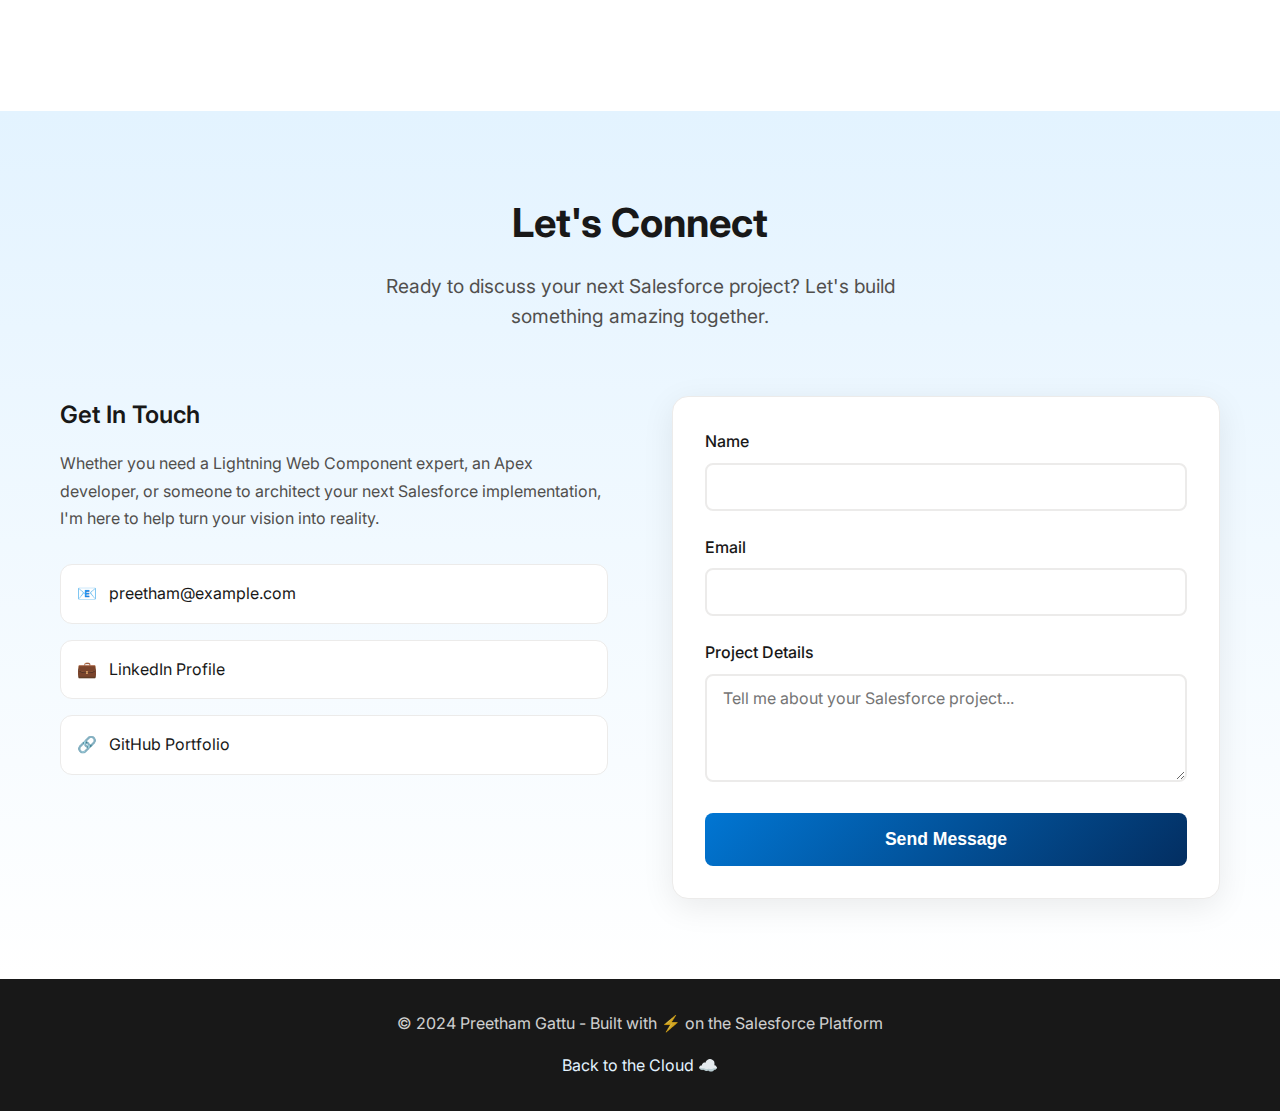
<file: salesforce-portfolio.html>
<!DOCTYPE html>
<html lang="en">
<head>
    <meta charset="UTF-8">
    <meta name="viewport" content="width=device-width, initial-scale=1.0">
    <title>Preetham Gattu - Salesforce Developer | Lightning Platform Expert</title>
    <meta name="description" content="Senior Salesforce Developer with 3+ years specializing in Lightning Web Components, Apex, and Platform Development. Certified Administrator & Developer.">
    
    <!-- Google Fonts -->
    <link rel="preconnect" href="https://fonts.googleapis.com">
    <link rel="preconnect" href="https://fonts.gstatic.com" crossorigin>
    <link href="https://fonts.googleapis.com/css2?family=Inter:wght@300;400;500;600;700&family=JetBrains+Mono:wght@400;500&display=swap" rel="stylesheet">
    
    <style>
        /* Variables - Salesforce Lightning Design System Colors */
        :root {
            --sf-blue-primary: #0176D3;
            --sf-blue-dark: #032E61;
            --sf-blue-light: #E3F3FF;
            --sf-blue-medium: #0B5CAB;
            --sf-gray-1: #F3F2F2;
            --sf-gray-2: #ECEBEA;
            --sf-gray-3: #DDDBDA;
            --sf-gray-8: #514F4D;
            --sf-gray-10: #181818;
            --sf-white: #FFFFFF;
            --sf-success: #04844B;
            --sf-warning: #FE9339;
            --sf-text-primary: #181818;
            --sf-text-secondary: #514F4D;
            --lightning-gradient: linear-gradient(135deg, #0176D3 0%, #032E61 100%);
            --cloud-gradient: linear-gradient(to bottom, #E3F3FF 0%, #FFFFFF 100%);
        }

        /* Reset & Base */
        * {
            margin: 0;
            padding: 0;
            box-sizing: border-box;
        }

        body {
            font-family: 'Inter', -apple-system, BlinkMacSystemFont, sans-serif;
            line-height: 1.6;
            color: var(--sf-text-primary);
            background: var(--sf-white);
            overflow-x: hidden;
        }

        /* Container */
        .container {
            max-width: 1200px;
            margin: 0 auto;
            padding: 0 20px;
        }

        /* Navigation */
        .navbar {
            position: fixed;
            top: 0;
            width: 100%;
            background: rgba(255, 255, 255, 0.95);
            -webkit-backdrop-filter: blur(20px);
            backdrop-filter: blur(20px);
            border-bottom: 1px solid var(--sf-gray-2);
            z-index: 1000;
            transition: all 0.3s ease;
        }

        .nav-container {
            display: flex;
            justify-content: space-between;
            align-items: center;
            height: 70px;
            max-width: 1200px;
            margin: 0 auto;
            padding: 0 20px;
        }

        .logo {
            display: flex;
            align-items: center;
            gap: 12px;
            font-weight: 700;
            font-size: 1.2rem;
            color: var(--sf-blue-primary);
        }

        .logo-icon {
            width: 36px;
            height: 36px;
            background: var(--lightning-gradient);
            border-radius: 8px;
            display: flex;
            align-items: center;
            justify-content: center;
            color: white;
            font-weight: 700;
        }

        .nav-menu {
            display: flex;
            list-style: none;
            gap: 2rem;
        }

        .nav-link {
            text-decoration: none;
            color: var(--sf-text-secondary);
            font-weight: 500;
            transition: all 0.3s ease;
            position: relative;
            padding: 8px 0;
        }

        .nav-link:hover {
            color: var(--sf-blue-primary);
        }

        .nav-link::after {
            content: '';
            position: absolute;
            bottom: 0;
            left: 0;
            width: 0;
            height: 2px;
            background: var(--lightning-gradient);
            transition: width 0.3s ease;
        }

        .nav-link:hover::after {
            width: 100%;
        }

        /* Hero Section */
        .hero {
            min-height: 100vh;
            background: var(--lightning-gradient);
            display: flex;
            align-items: center;
            position: relative;
            overflow: hidden;
        }

        .hero::before {
            content: '';
            position: absolute;
            top: 0;
            left: 0;
            right: 0;
            bottom: 0;
            background: url("data:image/svg+xml,%3Csvg width='60' height='60' viewBox='0 0 60 60' xmlns='http://www.w3.org/2000/svg'%3E%3Cg fill='none' fill-rule='evenodd'%3E%3Cg fill='%23ffffff' fill-opacity='0.03'%3E%3Ccircle cx='30' cy='30' r='2'/%3E%3C/g%3E%3C/g%3E%3C/svg%3E") repeat;
        }

        .hero-content {
            position: relative;
            z-index: 2;
            color: white;
            max-width: 700px;
        }

        .hero-badge {
            display: inline-flex;
            background: rgba(255, 255, 255, 0.15);
            padding: 8px 16px;
            border-radius: 20px;
            font-size: 0.9rem;
            font-weight: 500;
            margin-bottom: 2rem;
            -webkit-backdrop-filter: blur(10px);
            backdrop-filter: blur(10px);
            border: 1px solid rgba(255, 255, 255, 0.2);
        }

        .hero-title {
            font-size: 3.5rem;
            font-weight: 700;
            line-height: 1.1;
            margin-bottom: 1.5rem;
        }

        .typing-text {
            color: #4FC3F7;
            font-weight: 600;
        }

        .cursor {
            animation: blink 1s infinite;
        }

        .hero-subtitle {
            font-size: 1.3rem;
            opacity: 0.9;
            margin-bottom: 2rem;
            font-weight: 400;
        }

        .hero-cta {
            display: inline-flex;
            align-items: center;
            gap: 12px;
            background: white;
            color: var(--sf-blue-primary);
            padding: 16px 32px;
            border-radius: 8px;
            text-decoration: none;
            font-weight: 600;
            font-size: 1.1rem;
            transition: all 0.3s ease;
            box-shadow: 0 8px 32px rgba(0, 0, 0, 0.12);
        }

        .hero-cta:hover {
            transform: translateY(-2px);
            box-shadow: 0 12px 40px rgba(0, 0, 0, 0.2);
        }

        /* Section Styling */
        section {
            padding: 80px 0;
        }

        .section-header {
            text-align: center;
            margin-bottom: 4rem;
        }

        .section-title {
            font-size: 2.5rem;
            font-weight: 700;
            color: var(--sf-text-primary);
            margin-bottom: 1rem;
            position: relative;
        }

        .section-subtitle {
            font-size: 1.2rem;
            color: var(--sf-text-secondary);
            max-width: 600px;
            margin: 0 auto;
        }

        /* About Section */
        .about {
            background: var(--cloud-gradient);
        }

        .about-content {
            display: grid;
            grid-template-columns: 1fr 300px;
            gap: 4rem;
            align-items: center;
        }

        .about-text {
            font-size: 1.1rem;
            line-height: 1.8;
            color: var(--sf-text-secondary);
        }

        .about-text p {
            margin-bottom: 1.5rem;
        }

        .stats-grid {
            display: flex;
            gap: 2rem;
            margin-top: 2rem;
        }

        .stat-item {
            text-align: center;
        }

        .stat-number {
            display: block;
            font-size: 2.5rem;
            font-weight: 700;
            color: var(--sf-blue-primary);
        }

        .stat-label {
            font-size: 0.9rem;
            color: var(--sf-text-secondary);
            font-weight: 500;
        }

        .profile-card {
            background: white;
            border-radius: 16px;
            padding: 2rem;
            box-shadow: 0 8px 32px rgba(0, 0, 0, 0.08);
            text-align: center;
            border: 1px solid var(--sf-gray-2);
        }

        .profile-avatar {
            width: 120px;
            height: 120px;
            background: var(--lightning-gradient);
            border-radius: 50%;
            display: flex;
            align-items: center;
            justify-content: center;
            font-size: 2.5rem;
            font-weight: 700;
            color: white;
            margin: 0 auto 1.5rem;
        }

        .profile-name {
            font-size: 1.4rem;
            font-weight: 600;
            margin-bottom: 0.5rem;
        }

        .profile-role {
            color: var(--sf-text-secondary);
            font-size: 1rem;
        }

        /* Skills Section */
        .skills-grid {
            display: grid;
            grid-template-columns: repeat(auto-fit, minmax(350px, 1fr));
            gap: 2rem;
        }

        .skill-category {
            background: white;
            border-radius: 16px;
            padding: 2rem;
            box-shadow: 0 8px 32px rgba(0, 0, 0, 0.08);
            border: 1px solid var(--sf-gray-2);
            transition: all 0.3s ease;
        }

        .skill-category:hover {
            transform: translateY(-4px);
            box-shadow: 0 16px 48px rgba(0, 0, 0, 0.12);
        }

        .skill-header {
            display: flex;
            align-items: center;
            gap: 12px;
            margin-bottom: 1.5rem;
        }

        .skill-icon {
            width: 48px;
            height: 48px;
            background: var(--sf-blue-light);
            border-radius: 12px;
            display: flex;
            align-items: center;
            justify-content: center;
            font-size: 1.5rem;
        }

        .skill-title {
            font-size: 1.3rem;
            font-weight: 600;
            color: var(--sf-text-primary);
        }

        .skill-list {
            list-style: none;
        }

        .skill-item {
            display: flex;
            align-items: center;
            gap: 12px;
            padding: 8px 0;
            border-bottom: 1px solid var(--sf-gray-2);
        }

        .skill-item:last-child {
            border-bottom: none;
        }

        .skill-check {
            width: 20px;
            height: 20px;
            background: var(--sf-success);
            border-radius: 50%;
            display: flex;
            align-items: center;
            justify-content: center;
            color: white;
            font-size: 0.8rem;
        }

        /* Projects Section */
        .projects {
            background: var(--sf-gray-1);
        }

        .projects-grid {
            display: grid;
            grid-template-columns: repeat(auto-fit, minmax(400px, 1fr));
            gap: 2rem;
        }

        .project-card {
            background: white;
            border-radius: 16px;
            overflow: hidden;
            box-shadow: 0 8px 32px rgba(0, 0, 0, 0.08);
            border: 1px solid var(--sf-gray-2);
            transition: all 0.3s ease;
        }

        .project-card:hover {
            transform: translateY(-4px);
            box-shadow: 0 16px 48px rgba(0, 0, 0, 0.12);
        }

        .project-header {
            background: var(--lightning-gradient);
            color: white;
            padding: 2rem;
            text-align: center;
        }

        .project-icon {
            font-size: 3rem;
            margin-bottom: 1rem;
            opacity: 0.9;
        }

        .project-title {
            font-size: 1.4rem;
            font-weight: 600;
            margin-bottom: 0.5rem;
        }

        .project-type {
            opacity: 0.8;
            font-size: 0.9rem;
        }

        .project-content {
            padding: 2rem;
        }

        .project-description {
            color: var(--sf-text-secondary);
            line-height: 1.6;
            margin-bottom: 1.5rem;
        }

        .tech-stack {
            display: flex;
            flex-wrap: wrap;
            gap: 8px;
            margin-bottom: 1.5rem;
        }

        .tech-tag {
            background: var(--sf-blue-light);
            color: var(--sf-blue-primary);
            padding: 4px 12px;
            border-radius: 16px;
            font-size: 0.8rem;
            font-weight: 500;
        }

        .project-link {
            display: inline-flex;
            align-items: center;
            gap: 8px;
            color: var(--sf-blue-primary);
            text-decoration: none;
            font-weight: 500;
            transition: all 0.3s ease;
        }

        .project-link:hover {
            gap: 12px;
        }

        /* Certifications Section */
        .certs-grid {
            display: grid;
            grid-template-columns: repeat(auto-fit, minmax(280px, 1fr));
            gap: 2rem;
        }

        .cert-card {
            background: white;
            border-radius: 16px;
            padding: 2rem;
            box-shadow: 0 8px 32px rgba(0, 0, 0, 0.08);
            border: 1px solid var(--sf-gray-2);
            text-align: center;
            transition: all 0.3s ease;
            position: relative;
            overflow: hidden;
        }

        .cert-card::before {
            content: '';
            position: absolute;
            top: 0;
            left: 0;
            right: 0;
            height: 4px;
            background: var(--lightning-gradient);
        }

        .cert-card:hover {
            transform: translateY(-4px);
            box-shadow: 0 16px 48px rgba(0, 0, 0, 0.12);
        }

        .cert-badge {
            width: 80px;
            height: 80px;
            background: var(--lightning-gradient);
            border-radius: 50%;
            display: flex;
            align-items: center;
            justify-content: center;
            margin: 0 auto 1.5rem;
            color: white;
            font-size: 2rem;
        }

        .cert-title {
            font-size: 1.2rem;
            font-weight: 600;
            margin-bottom: 0.5rem;
        }

        .cert-issuer {
            color: var(--sf-text-secondary);
            font-size: 0.9rem;
        }

        /* Contact Section */
        .contact {
            background: var(--cloud-gradient);
        }

        .contact-content {
            display: grid;
            grid-template-columns: 1fr 1fr;
            gap: 4rem;
            align-items: start;
        }

        .contact-info h3 {
            font-size: 1.5rem;
            font-weight: 600;
            margin-bottom: 1rem;
        }

        .contact-info p {
            color: var(--sf-text-secondary);
            line-height: 1.7;
            margin-bottom: 2rem;
        }

        .contact-links {
            display: flex;
            flex-direction: column;
            gap: 1rem;
        }

        .contact-link {
            display: flex;
            align-items: center;
            gap: 12px;
            padding: 16px;
            background: white;
            border-radius: 12px;
            text-decoration: none;
            color: var(--sf-text-primary);
            border: 1px solid var(--sf-gray-2);
            transition: all 0.3s ease;
        }

        .contact-link:hover {
            background: var(--sf-blue-primary);
            color: white;
            transform: translateX(4px);
        }

        .contact-form {
            background: white;
            padding: 2rem;
            border-radius: 16px;
            box-shadow: 0 8px 32px rgba(0, 0, 0, 0.08);
            border: 1px solid var(--sf-gray-2);
        }

        .form-group {
            margin-bottom: 1.5rem;
        }

        .form-label {
            display: block;
            margin-bottom: 0.5rem;
            font-weight: 500;
            color: var(--sf-text-primary);
        }

        .form-input,
        .form-textarea {
            width: 100%;
            padding: 12px 16px;
            border: 2px solid var(--sf-gray-2);
            border-radius: 8px;
            font-family: inherit;
            font-size: 1rem;
            transition: all 0.3s ease;
        }

        .form-input:focus,
        .form-textarea:focus {
            outline: none;
            border-color: var(--sf-blue-primary);
            box-shadow: 0 0 0 3px rgba(1, 118, 211, 0.1);
        }

        .submit-btn {
            width: 100%;
            background: var(--lightning-gradient);
            color: white;
            border: none;
            padding: 16px;
            border-radius: 8px;
            font-size: 1.1rem;
            font-weight: 600;
            cursor: pointer;
            transition: all 0.3s ease;
        }

        .submit-btn:hover {
            transform: translateY(-2px);
            box-shadow: 0 8px 24px rgba(1, 118, 211, 0.3);
        }

        /* Footer */
        .footer {
            background: var(--sf-gray-10);
            color: white;
            text-align: center;
            padding: 2rem 0;
        }

        .footer p {
            margin-bottom: 1rem;
            opacity: 0.8;
        }

        .footer-link {
            color: var(--sf-blue-light);
            text-decoration: none;
            transition: all 0.3s ease;
        }

        .footer-link:hover {
            color: white;
        }

        /* Animations */
        @keyframes blink {
            0%, 50% { opacity: 1; }
            51%, 100% { opacity: 0; }
        }

        @keyframes fadeInUp {
            from {
                opacity: 0;
                transform: translateY(30px);
            }
            to {
                opacity: 1;
                transform: translateY(0);
            }
        }

        .fade-in {
            opacity: 0;
            animation: fadeInUp 0.6s ease forwards;
        }

        /* Mobile Responsive */
        @media (max-width: 768px) {
            .nav-menu {
                display: none;
            }

            .hero-title {
                font-size: 2.5rem;
            }

            .about-content,
            .contact-content {
                grid-template-columns: 1fr;
                gap: 2rem;
            }

            .stats-grid {
                justify-content: center;
            }

            .skills-grid,
            .projects-grid,
            .certs-grid {
                grid-template-columns: 1fr;
            }

            .container {
                padding: 0 16px;
            }
        }
    </style>
</head>
<body>
    <!-- Navigation -->
    <nav class="navbar" id="navbar">
        <div class="nav-container">
            <div class="logo">
                <div class="logo-icon">⚡</div>
                <span>Preetham Gattu</span>
            </div>
            <ul class="nav-menu">
                <li><a href="#home" class="nav-link">Home</a></li>
                <li><a href="#about" class="nav-link">About</a></li>
                <li><a href="#skills" class="nav-link">Skills</a></li>
                <li><a href="#projects" class="nav-link">Projects</a></li>
                <li><a href="#certifications" class="nav-link">Certifications</a></li>
                <li><a href="#contact" class="nav-link">Contact</a></li>
            </ul>
        </div>
    </nav>

    <!-- Hero Section -->
    <section id="home" class="hero">
        <div class="container">
            <div class="hero-content fade-in">
                <div class="hero-badge">
                    ☁️ Salesforce Platform Developer
                </div>
                <h1 class="hero-title">
                    <span class="typing-text" id="typing-text">Turning clicks into magic with LWC</span>
                    <span class="cursor">|</span>
                </h1>
                <p class="hero-subtitle">
                    3+ years crafting enterprise solutions on the Salesforce Lightning Platform
                </p>
                <a href="#contact" class="hero-cta">
                    Let's Build Something Amazing
                    <span>→</span>
                </a>
            </div>
        </div>
    </section>

    <!-- About Section -->
    <section id="about" class="about">
        <div class="container">
            <div class="section-header">
                <h2 class="section-title">About Me</h2>
                <p class="section-subtitle">
                    Passionate Salesforce Developer with expertise in Lightning Platform development
                </p>
            </div>
            <div class="about-content">
                <div class="about-text">
                    <p>
                        Welcome to my digital workspace! I'm <strong>Preetham Gattu</strong>, a dedicated Salesforce Developer 
                        with 3+ years of experience building scalable, enterprise-grade solutions on the Lightning Platform. 
                        I specialize in Lightning Web Components, Apex development, and creating seamless automation flows 
                        that drive business transformation.
                    </p>
                    <p>
                        My journey in the Salesforce ecosystem has taught me that great solutions aren't just about clean code—they're 
                        about understanding business needs and translating them into intuitive, powerful applications that empower users 
                        and drive organizational success.
                    </p>
                    <div class="stats-grid">
                        <div class="stat-item">
                            <span class="stat-number">3+</span>
                            <span class="stat-label">Years Experience</span>
                        </div>
                        <div class="stat-item">
                            <span class="stat-number">50+</span>
                            <span class="stat-label">Projects Delivered</span>
                        </div>
                        <div class="stat-item">
                            <span class="stat-number">100%</span>
                            <span class="stat-label">Client Satisfaction</span>
                        </div>
                    </div>
                </div>
                <div class="profile-card">
                    <div class="profile-avatar">PG</div>
                    <h3 class="profile-name">Preetham Gattu</h3>
                    <p class="profile-role">Senior Salesforce Developer</p>
                </div>
            </div>
        </div>
    </section>

    <!-- Skills Section -->
    <section id="skills" class="skills">
        <div class="container">
            <div class="section-header">
                <h2 class="section-title">Technical Expertise</h2>
                <p class="section-subtitle">
                    Comprehensive Salesforce platform skills across development, administration, and automation
                </p>
            </div>
            <div class="skills-grid">
                <div class="skill-category fade-in">
                    <div class="skill-header">
                        <div class="skill-icon">⚡</div>
                        <h3 class="skill-title">Lightning Development</h3>
                    </div>
                    <ul class="skill-list">
                        <li class="skill-item">
                            <div class="skill-check">✓</div>
                            <span>Lightning Web Components (LWC)</span>
                        </li>
                        <li class="skill-item">
                            <div class="skill-check">✓</div>
                            <span>Lightning Design System</span>
                        </li>
                        <li class="skill-item">
                            <div class="skill-check">✓</div>
                            <span>Lightning App Builder</span>
                        </li>
                        <li class="skill-item">
                            <div class="skill-check">✓</div>
                            <span>Lightning Experience</span>
                        </li>
                    </ul>
                </div>

                <div class="skill-category fade-in">
                    <div class="skill-header">
                        <div class="skill-icon">🚀</div>
                        <h3 class="skill-title">Platform Development</h3>
                    </div>
                    <ul class="skill-list">
                        <li class="skill-item">
                            <div class="skill-check">✓</div>
                            <span>Apex Programming</span>
                        </li>
                        <li class="skill-item">
                            <div class="skill-check">✓</div>
                            <span>SOQL & SOSL</span>
                        </li>
                        <li class="skill-item">
                            <div class="skill-check">✓</div>
                            <span>Triggers & Batch Processing</span>
                        </li>
                        <li class="skill-item">
                            <div class="skill-check">✓</div>
                            <span>REST/SOAP APIs</span>
                        </li>
                    </ul>
                </div>

                <div class="skill-category fade-in">
                    <div class="skill-header">
                        <div class="skill-icon">🔧</div>
                        <h3 class="skill-title">Administration & Config</h3>
                    </div>
                    <ul class="skill-list">
                        <li class="skill-item">
                            <div class="skill-check">✓</div>
                            <span>Custom Objects & Fields</span>
                        </li>
                        <li class="skill-item">
                            <div class="skill-check">✓</div>
                            <span>Process Builder & Flow</span>
                        </li>
                        <li class="skill-item">
                            <div class="skill-check">✓</div>
                            <span>Security & Permissions</span>
                        </li>
                        <li class="skill-item">
                            <div class="skill-check">✓</div>
                            <span>Reports & Dashboards</span>
                        </li>
                    </ul>
                </div>

                <div class="skill-category fade-in">
                    <div class="skill-header">
                        <div class="skill-icon">🤖</div>
                        <h3 class="skill-title">Modern Tools</h3>
                    </div>
                    <ul class="skill-list">
                        <li class="skill-item">
                            <div class="skill-check">✓</div>
                            <span>Agentforce AI</span>
                        </li>
                        <li class="skill-item">
                            <div class="skill-check">✓</div>
                            <span>VS Code with SFDX</span>
                        </li>
                        <li class="skill-item">
                            <div class="skill-check">✓</div>
                            <span>Git Version Control</span>
                        </li>
                        <li class="skill-item">
                            <div class="skill-check">✓</div>
                            <span>DevOps & CI/CD</span>
                        </li>
                    </ul>
                </div>
            </div>
        </div>
    </section>

    <!-- Projects Section -->
    <section id="projects" class="projects">
        <div class="container">
            <div class="section-header">
                <h2 class="section-title">Featured Projects</h2>
                <p class="section-subtitle">
                    Real-world Salesforce implementations that drive business transformation
                </p>
            </div>
            <div class="projects-grid">
                <div class="project-card fade-in">
                    <div class="project-header">
                        <div class="project-icon">💼</div>
                        <h3 class="project-title">Enterprise Job Portal</h3>
                        <p class="project-type">Lightning Platform Application</p>
                    </div>
                    <div class="project-content">
                        <p class="project-description">
                            Comprehensive job portal built with Lightning Web Components, featuring automated applicant tracking, 
                            interview scheduling, and integration with external job boards. Reduced hiring time by 40%.
                        </p>
                        <div class="tech-stack">
                            <span class="tech-tag">LWC</span>
                            <span class="tech-tag">Apex</span>
                            <span class="tech-tag">Flow</span>
                            <span class="tech-tag">REST API</span>
                        </div>
                        <a href="#" class="project-link">
                            View Project →
                        </a>
                    </div>
                </div>

                <div class="project-card fade-in">
                    <div class="project-header">
                        <div class="project-icon">💝</div>
                        <h3 class="project-title">Nonprofit CRM Solution</h3>
                        <p class="project-type">NPSP Implementation</p>
                    </div>
                    <div class="project-content">
                        <p class="project-description">
                            Advanced donor management system using Nonprofit Success Pack with custom donation tracking, 
                            automated thank-you processes, and comprehensive reporting dashboard. Increased donor retention by 35%.
                        </p>
                        <div class="tech-stack">
                            <span class="tech-tag">NPSP</span>
                            <span class="tech-tag">Reports</span>
                            <span class="tech-tag">Dashboards</span>
                            <span class="tech-tag">Process Builder</span>
                        </div>
                        <a href="#" class="project-link">
                            View Project →
                        </a>
                    </div>
                </div>

                <div class="project-card fade-in">
                    <div class="project-header">
                        <div class="project-icon">🤖</div>
                        <h3 class="project-title">AI-Powered CRM Assistant</h3>
                        <p class="project-type">Agentforce Integration</p>
                    </div>
                    <div class="project-content">
                        <p class="project-description">
                            Intelligent CRM solution leveraging Agentforce AI for predictive lead scoring, automated case routing, 
                            and personalized customer communications. Improved sales conversion rates by 25%.
                        </p>
                        <div class="tech-stack">
                            <span class="tech-tag">Agentforce</span>
                            <span class="tech-tag">Einstein AI</span>
                            <span class="tech-tag">Flow</span>
                            <span class="tech-tag">LWC</span>
                        </div>
                        <a href="#" class="project-link">
                            View Project →
                        </a>
                    </div>
                </div>
            </div>
        </div>
    </section>

    <!-- Certifications Section -->
    <section id="certifications" class="certifications">
        <div class="container">
            <div class="section-header">
                <h2 class="section-title">Certifications & Credentials</h2>
                <p class="section-subtitle">
                    Validated expertise in Salesforce platform development and administration
                </p>
            </div>
            <div class="certs-grid">
                <div class="cert-card fade-in">
                    <div class="cert-badge">🛡️</div>
                    <h3 class="cert-title">Salesforce Certified Administrator</h3>
                    <p class="cert-issuer">Salesforce</p>
                </div>

                <div class="cert-card fade-in">
                    <div class="cert-badge">🔨</div>
                    <h3 class="cert-title">Platform App Builder</h3>
                    <p class="cert-issuer">Salesforce</p>
                </div>

                <div class="cert-card fade-in">
                    <div class="cert-badge">💻</div>
                    <h3 class="cert-title">Platform Developer I</h3>
                    <p class="cert-issuer">Salesforce</p>
                </div>

                <div class="cert-card fade-in">
                    <div class="cert-badge">⚡</div>
                    <h3 class="cert-title">Lightning Experience Specialist</h3>
                    <p class="cert-issuer">Salesforce</p>
                </div>
            </div>
        </div>
    </section>

    <!-- Contact Section -->
    <section id="contact" class="contact">
        <div class="container">
            <div class="section-header">
                <h2 class="section-title">Let's Connect</h2>
                <p class="section-subtitle">
                    Ready to discuss your next Salesforce project? Let's build something amazing together.
                </p>
            </div>
            <div class="contact-content">
                <div class="contact-info">
                    <h3>Get In Touch</h3>
                    <p>
                        Whether you need a Lightning Web Component expert, an Apex developer, or someone to architect 
                        your next Salesforce implementation, I'm here to help turn your vision into reality.
                    </p>
                    <div class="contact-links">
                        <a href="mailto:preetham@example.com" class="contact-link">
                            <span>📧</span>
                            preetham@example.com
                        </a>
                        <a href="https://linkedin.com/in/preethamgattu" target="_blank" rel="noopener" class="contact-link">
                            <span>💼</span>
                            LinkedIn Profile
                        </a>
                        <a href="https://github.com/preethamgattu" target="_blank" rel="noopener" class="contact-link">
                            <span>🔗</span>
                            GitHub Portfolio
                        </a>
                    </div>
                </div>
                <form class="contact-form" id="contactForm">
                    <div class="form-group">
                        <label for="name" class="form-label">Name</label>
                        <input type="text" id="name" name="name" class="form-input" required>
                    </div>
                    <div class="form-group">
                        <label for="email" class="form-label">Email</label>
                        <input type="email" id="email" name="email" class="form-input" required>
                    </div>
                    <div class="form-group">
                        <label for="message" class="form-label">Project Details</label>
                        <textarea id="message" name="message" rows="4" class="form-textarea" 
                                  placeholder="Tell me about your Salesforce project..." required></textarea>
                    </div>
                    <button type="submit" class="submit-btn">
                        Send Message
                    </button>
                </form>
            </div>
        </div>
    </section>

    <!-- Footer -->
    <footer class="footer">
        <div class="container">
            <p>© 2024 Preetham Gattu - Built with ⚡ on the Salesforce Platform</p>
            <a href="#home" class="footer-link">Back to the Cloud ☁️</a>
        </div>
    </footer>

    <script>
        // Console messages for recruiters
        console.log("⚡ Welcome to Preetham's Salesforce Portfolio!");
        console.log("🚀 Looking for a Lightning Platform expert?");
        console.log("📧 Contact: preetham@example.com");
        console.log("💼 Let's build something amazing together!");

        // Typing animation
        const typingElement = document.getElementById('typing-text');
        const phrases = [
            "Turning clicks into magic with LWC ⚡",
            "Lightning Platform Expert 🚀",
            "Apex Code Architect 🏗️",
            "Flow Automation Wizard 🧙‍♂️",
            "Salesforce Solution Builder ☁️"
        ];

        let currentPhrase = 0;
        let currentChar = 0;
        let isDeleting = false;

        function typeWriter() {
            const text = phrases[currentPhrase];
            
            if (isDeleting) {
                currentChar--;
                typingElement.textContent = text.substring(0, currentChar);
                
                if (currentChar === 0) {
                    isDeleting = false;
                    currentPhrase = (currentPhrase + 1) % phrases.length;
                    setTimeout(typeWriter, 500);
                    return;
                }
            } else {
                currentChar++;
                typingElement.textContent = text.substring(0, currentChar);
                
                if (currentChar === text.length) {
                    isDeleting = true;
                    setTimeout(typeWriter, 2000);
                    return;
                }
            }
            
            setTimeout(typeWriter, isDeleting ? 50 : 100);
        }

        // Smooth scrolling for navigation
        document.querySelectorAll('a[href^="#"]').forEach(anchor => {
            anchor.addEventListener('click', function (e) {
                e.preventDefault();
                const target = document.querySelector(this.getAttribute('href'));
                if (target) {
                    const navHeight = document.getElementById('navbar').offsetHeight;
                    const targetPosition = target.offsetTop - navHeight;
                    
                    window.scrollTo({
                        top: targetPosition,
                        behavior: 'smooth'
                    });
                }
            });
        });

        // Navbar scroll effect
        const navbar = document.getElementById('navbar');
        let lastScrollY = 0;

        window.addEventListener('scroll', () => {
            const currentScrollY = window.pageYOffset;
            
            if (currentScrollY > 50) {
                navbar.style.background = 'rgba(255, 255, 255, 0.98)';
                navbar.style.boxShadow = '0 2px 20px rgba(0, 0, 0, 0.1)';
            } else {
                navbar.style.background = 'rgba(255, 255, 255, 0.95)';
                navbar.style.boxShadow = 'none';
            }
            
            lastScrollY = currentScrollY;
        });

        // Intersection Observer for animations
        const observerOptions = {
            threshold: 0.1,
            rootMargin: '0px 0px -50px 0px'
        };

        const observer = new IntersectionObserver(function(entries) {
            entries.forEach(entry => {
                if (entry.isIntersecting) {
                    entry.target.style.opacity = '1';
                    entry.target.style.transform = 'translateY(0)';
                }
            });
        }, observerOptions);

        // Contact form handling
        document.getElementById('contactForm').addEventListener('submit', function(e) {
            e.preventDefault();
            
            const formData = new FormData(this);
            const name = formData.get('name');
            const email = formData.get('email');
            const message = formData.get('message');
            
            // Simple validation
            if (!name || !email || !message) {
                alert('Please fill in all fields! 📝');
                return;
            }
            
            // Simulate form submission
            const submitBtn = this.querySelector('.submit-btn');
            const originalText = submitBtn.textContent;
            
            submitBtn.textContent = 'Sending... 📤';
            submitBtn.disabled = true;
            
            setTimeout(() => {
                submitBtn.textContent = 'Message Sent! ✅';
                
                // Reset form
                this.reset();
                
                setTimeout(() => {
                    submitBtn.textContent = originalText;
                    submitBtn.disabled = false;
                }, 2000);
                
                console.log('Form submitted:', { name, email, message });
                alert(`Thanks ${name}! Your message has been sent. I'll get back to you soon! 🚀`);
                
            }, 2000);
        });

        // Initialize animations
        document.addEventListener('DOMContentLoaded', function() {
            // Start typing animation
            setTimeout(typeWriter, 1000);
            
            // Observe elements for scroll animations
            const fadeElements = document.querySelectorAll('.fade-in');
            fadeElements.forEach(element => {
                observer.observe(element);
            });
            
            console.log('⚡ Portfolio loaded successfully!');
        });

        // Add some interactivity to skill cards
        document.querySelectorAll('.skill-category').forEach(card => {
            card.addEventListener('mouseenter', function() {
                this.style.borderColor = 'var(--sf-blue-primary)';
            });
            
            card.addEventListener('mouseleave', function() {
                this.style.borderColor = 'var(--sf-gray-2)';
            });
        });

        // Project card interactions
        document.querySelectorAll('.project-card').forEach(card => {
            card.addEventListener('mouseenter', function() {
                const header = this.querySelector('.project-header');
                header.style.background = 'linear-gradient(135deg, #0B5CAB 0%, #032E61 100%)';
            });
            
            card.addEventListener('mouseleave', function() {
                const header = this.querySelector('.project-header');
                header.style.background = 'var(--lightning-gradient)';
            });
        });
    </script>
</body>
</html>
</file>
<file: styles.css>
/* Reset and Base Styles */
* {
    margin: 0;
    padding: 0;
    box-sizing: border-box;
}

:root {
    /* Light Theme Colors */
    --primary-color: #0070d2;
    --secondary-color: #003b70;
    --accent-color: #1589ee;
    --background-color: #f4f9ff;
    --surface-color: #ffffff;
    --text-primary: #032d60;
    --text-secondary: #706e6b;
    --text-light: #8a8a8a;
    --border-color: #e3e3e3;
    --shadow-light: 0 4px 6px rgba(0, 112, 210, 0.1);
    --shadow-medium: 0 8px 25px rgba(0, 112, 210, 0.15);
    --shadow-heavy: 0 15px 35px rgba(0, 112, 210, 0.2);
    --gradient-primary: linear-gradient(135deg, #0070d2 0%, #003b70 100%);
    --gradient-secondary: linear-gradient(135deg, #1589ee 0%, #0070d2 100%);
}

[data-theme="dark"] {
    --primary-color: #1589ee;
    --secondary-color: #0070d2;
    --accent-color: #4fc3f7;
    --background-color: #0c1014;
    --surface-color: #1a1f23;
    --text-primary: #ffffff;
    --text-secondary: #b0b0b0;
    --text-light: #8a8a8a;
    --border-color: #2a2f33;
    --shadow-light: 0 4px 6px rgba(21, 137, 238, 0.1);
    --shadow-medium: 0 8px 25px rgba(21, 137, 238, 0.15);
    --shadow-heavy: 0 15px 35px rgba(21, 137, 238, 0.2);
}

body {
    font-family: 'Poppins', sans-serif;
    line-height: 1.6;
    color: var(--text-primary);
    background-color: var(--background-color);
    overflow-x: hidden;
    cursor: none;
    transition: all 0.3s ease;
}

/* Custom Cursor */
.custom-cursor {
    width: 40px;
    height: 40px;
    border: 2px solid var(--primary-color);
    border-radius: 50%;
    position: fixed;
    top: 0;
    left: 0;
    pointer-events: none;
    z-index: 9999;
    transition: all 0.3s ease;
    transform: translate(-50%, -50%);
}

.custom-cursor-dot {
    width: 6px;
    height: 6px;
    background-color: var(--primary-color);
    border-radius: 50%;
    position: fixed;
    top: 0;
    left: 0;
    pointer-events: none;
    z-index: 10000;
    transform: translate(-50%, -50%);
}

/* Container */
.container {
    max-width: 1200px;
    margin: 0 auto;
    padding: 0 20px;
}

/* Navigation */
.navbar {
    position: fixed;
    top: 0;
    width: 100%;
    background: rgba(255, 255, 255, 0.95);
    backdrop-filter: blur(10px);
    z-index: 1000;
    transition: all 0.3s ease;
    border-bottom: 1px solid var(--border-color);
}

[data-theme="dark"] .navbar {
    background: rgba(26, 31, 35, 0.95);
}

.nav-container {
    max-width: 1200px;
    margin: 0 auto;
    padding: 0 20px;
    display: flex;
    justify-content: space-between;
    align-items: center;
    height: 70px;
}

.nav-logo {
    font-size: 1.5rem;
    font-weight: 700;
    color: var(--primary-color);
}

.nav-logo span {
    display: inline-block;
    width: 45px;
    height: 45px;
    background: var(--gradient-primary);
    color: white;
    border-radius: 50%;
    display: flex;
    align-items: center;
    justify-content: center;
    font-size: 1.2rem;
}

.nav-menu {
    display: flex;
    list-style: none;
    gap: 2rem;
}

.nav-link {
    text-decoration: none;
    color: var(--text-primary);
    font-weight: 500;
    transition: all 0.3s ease;
    position: relative;
}

.nav-link:hover {
    color: var(--primary-color);
}

.nav-link::after {
    content: '';
    position: absolute;
    bottom: -5px;
    left: 0;
    width: 0;
    height: 2px;
    background: var(--primary-color);
    transition: width 0.3s ease;
}

.nav-link:hover::after {
    width: 100%;
}

.theme-toggle {
    background: none;
    border: 2px solid var(--primary-color);
    color: var(--primary-color);
    width: 40px;
    height: 40px;
    border-radius: 50%;
    cursor: pointer;
    transition: all 0.3s ease;
    display: flex;
    align-items: center;
    justify-content: center;
}

.theme-toggle:hover {
    background: var(--primary-color);
    color: white;
    transform: rotate(180deg);
}

.nav-toggle {
    display: none;
    flex-direction: column;
    cursor: pointer;
}

.bar {
    width: 25px;
    height: 3px;
    background: var(--primary-color);
    margin: 3px 0;
    transition: 0.3s;
}

/* Hero Section */
.hero {
    min-height: 100vh;
    background: var(--gradient-primary);
    display: flex;
    align-items: center;
    position: relative;
    overflow: hidden;
}

.hero-container {
    max-width: 1200px;
    margin: 0 auto;
    padding: 0 20px;
    display: grid;
    grid-template-columns: 1fr 300px;
    gap: 4rem;
    align-items: center;
}

.hero-content {
    color: white;
    z-index: 2;
}

.hero-title {
    font-size: 3.5rem;
    font-weight: 700;
    margin-bottom: 1rem;
    line-height: 1.2;
}

.cursor {
    animation: blink 1s infinite;
}

@keyframes blink {
    0%, 50% { opacity: 1; }
    51%, 100% { opacity: 0; }
}

.hero-subtitle {
    font-size: 1.3rem;
    margin-bottom: 1.5rem;
    opacity: 0.9;
}

.hero-description {
    font-size: 1.1rem;
    margin-bottom: 2.5rem;
    opacity: 0.8;
    max-width: 600px;
}

.cta-button {
    display: inline-block;
    background: white;
    color: var(--primary-color);
    padding: 15px 30px;
    border-radius: 50px;
    text-decoration: none;
    font-weight: 600;
    font-size: 1.1rem;
    transition: all 0.3s ease;
    box-shadow: var(--shadow-medium);
}

.cta-button:hover {
    transform: translateY(-3px);
    box-shadow: var(--shadow-heavy);
}

.hero-animation {
    position: relative;
    height: 300px;
}

.floating-icon {
    position: absolute;
    font-size: 3rem;
    color: rgba(255, 255, 255, 0.3);
    animation: float 6s ease-in-out infinite;
}

.floating-icon:nth-child(1) {
    top: 20%;
    left: 20%;
    animation-delay: 0s;
}

.floating-icon:nth-child(2) {
    top: 60%;
    right: 30%;
    animation-delay: 2s;
}

.floating-icon:nth-child(3) {
    bottom: 20%;
    left: 50%;
    animation-delay: 4s;
}

@keyframes float {
    0%, 100% { transform: translateY(0px); }
    50% { transform: translateY(-20px); }
}

/* Section Styles */
section {
    padding: 80px 0;
}

.section-title {
    font-size: 2.5rem;
    font-weight: 700;
    text-align: center;
    margin-bottom: 3rem;
    color: var(--text-primary);
    position: relative;
}

.section-title::after {
    content: '';
    position: absolute;
    bottom: -10px;
    left: 50%;
    transform: translateX(-50%);
    width: 60px;
    height: 4px;
    background: var(--gradient-primary);
    border-radius: 2px;
}

/* About Section */
.about {
    background: var(--surface-color);
}

.about-content {
    display: grid;
    grid-template-columns: 1fr 300px;
    gap: 4rem;
    align-items: center;
    margin-bottom: 3rem;
}

.about-text p {
    font-size: 1.1rem;
    color: var(--text-secondary);
    margin-bottom: 1.5rem;
    line-height: 1.8;
}

.about-stats {
    display: flex;
    gap: 2rem;
    margin-top: 2rem;
}

.stat {
    text-align: center;
}

.stat-number {
    display: block;
    font-size: 2rem;
    font-weight: 700;
    color: var(--primary-color);
}

.stat-label {
    font-size: 0.9rem;
    color: var(--text-light);
}

.profile-card {
    background: var(--surface-color);
    border-radius: 20px;
    padding: 2rem;
    text-align: center;
    box-shadow: var(--shadow-medium);
    border: 1px solid var(--border-color);
}

.profile-avatar {
    width: 120px;
    height: 120px;
    background: var(--gradient-primary);
    color: white;
    border-radius: 50%;
    display: flex;
    align-items: center;
    justify-content: center;
    font-size: 2.5rem;
    font-weight: 700;
    margin: 0 auto 1rem;
}

.profile-card h3 {
    font-size: 1.3rem;
    margin-bottom: 0.5rem;
    color: var(--text-primary);
}

.profile-card p {
    color: var(--text-secondary);
}

.resume-section {
    text-align: center;
}

.resume-button {
    display: inline-flex;
    align-items: center;
    gap: 10px;
    background: var(--gradient-primary);
    color: white;
    padding: 15px 30px;
    border-radius: 50px;
    text-decoration: none;
    font-weight: 600;
    transition: all 0.3s ease;
    box-shadow: var(--shadow-medium);
}

.resume-button:hover {
    transform: translateY(-3px);
    box-shadow: var(--shadow-heavy);
}

/* Skills Section */
.skills {
    background: var(--background-color);
}

.skills-grid {
    display: grid;
    grid-template-columns: repeat(auto-fit, minmax(300px, 1fr));
    gap: 2rem;
}

.skill-card {
    height: 200px;
    perspective: 1000px;
    cursor: pointer;
}

.skill-card:hover .skill-front {
    transform: rotateY(-180deg);
}

.skill-card:hover .skill-back {
    transform: rotateY(0);
}

.skill-front,
.skill-back {
    position: absolute;
    width: 100%;
    height: 100%;
    backface-visibility: hidden;
    border-radius: 15px;
    display: flex;
    flex-direction: column;
    align-items: center;
    justify-content: center;
    text-align: center;
    padding: 2rem;
    transition: transform 0.6s ease;
    box-shadow: var(--shadow-medium);
}

.skill-front {
    background: var(--surface-color);
    border: 1px solid var(--border-color);
}

.skill-back {
    background: var(--gradient-primary);
    color: white;
    transform: rotateY(180deg);
}

.skill-front i {
    font-size: 2.5rem;
    color: var(--primary-color);
    margin-bottom: 1rem;
}

.skill-front h3 {
    font-size: 1.2rem;
    font-weight: 600;
    color: var(--text-primary);
}

.skill-back p {
    font-size: 1rem;
    line-height: 1.6;
}

/* Projects Section */
.projects {
    background: var(--surface-color);
}

.projects-grid {
    display: grid;
    grid-template-columns: repeat(auto-fit, minmax(350px, 1fr));
    gap: 2rem;
}

.project-card {
    background: var(--surface-color);
    border-radius: 15px;
    overflow: hidden;
    box-shadow: var(--shadow-medium);
    transition: all 0.3s ease;
    border: 1px solid var(--border-color);
}

.project-card:hover {
    transform: translateY(-10px);
    box-shadow: var(--shadow-heavy);
}

.project-image {
    height: 200px;
    background: var(--gradient-secondary);
    position: relative;
    display: flex;
    align-items: center;
    justify-content: center;
    font-size: 3rem;
}

.project-image::before {
    content: '💻';
    color: white;
    opacity: 0.7;
}

.project-overlay {
    position: absolute;
    top: 0;
    left: 0;
    right: 0;
    bottom: 0;
    background: rgba(0, 112, 210, 0.9);
    display: flex;
    align-items: center;
    justify-content: center;
    opacity: 0;
    transition: opacity 0.3s ease;
}

.project-card:hover .project-overlay {
    opacity: 1;
}

.project-link {
    color: white;
    text-decoration: none;
    display: flex;
    align-items: center;
    gap: 10px;
    font-weight: 600;
    font-size: 1.1rem;
}

.project-content {
    padding: 1.5rem;
}

.project-content h3 {
    font-size: 1.3rem;
    font-weight: 600;
    margin-bottom: 1rem;
    color: var(--text-primary);
}

.project-content p {
    color: var(--text-secondary);
    margin-bottom: 1.5rem;
    line-height: 1.6;
}

.project-tech {
    display: flex;
    gap: 0.5rem;
    flex-wrap: wrap;
}

.tech-tag {
    background: rgba(0, 112, 210, 0.1);
    color: var(--primary-color);
    padding: 0.3rem 0.8rem;
    border-radius: 20px;
    font-size: 0.8rem;
    font-weight: 500;
}

/* Certifications Section */
.certifications {
    background: var(--background-color);
}

.certifications-grid {
    display: grid;
    grid-template-columns: repeat(auto-fit, minmax(250px, 1fr));
    gap: 2rem;
}

.cert-card {
    background: var(--surface-color);
    border-radius: 15px;
    padding: 2rem;
    text-align: center;
    box-shadow: var(--shadow-medium);
    transition: all 0.3s ease;
    cursor: pointer;
    border: 1px solid var(--border-color);
    position: relative;
    overflow: hidden;
}

.cert-card::before {
    content: attr(data-cert);
    position: absolute;
    top: 0;
    left: 0;
    right: 0;
    background: var(--gradient-primary);
    color: white;
    padding: 10px;
    font-size: 0.9rem;
    font-weight: 500;
    transform: translateY(-100%);
    transition: transform 0.3s ease;
}

.cert-card:hover::before {
    transform: translateY(0);
}

.cert-card:hover {
    transform: translateY(-10px);
    box-shadow: var(--shadow-heavy);
}

.cert-icon {
    font-size: 3rem;
    color: var(--primary-color);
    margin-bottom: 1rem;
}

.cert-card h3 {
    font-size: 1.2rem;
    font-weight: 600;
    color: var(--text-primary);
}

/* Contact Section */
.contact {
    background: var(--surface-color);
}

.contact-content {
    display: grid;
    grid-template-columns: 1fr 1fr;
    gap: 4rem;
    align-items: start;
}

.contact-info h3 {
    font-size: 1.5rem;
    font-weight: 600;
    margin-bottom: 1rem;
    color: var(--text-primary);
}

.contact-info p {
    color: var(--text-secondary);
    margin-bottom: 2rem;
    line-height: 1.7;
}

.contact-links {
    display: flex;
    flex-direction: column;
    gap: 1rem;
}

.contact-link {
    display: flex;
    align-items: center;
    gap: 15px;
    color: var(--text-primary);
    text-decoration: none;
    padding: 15px;
    border-radius: 10px;
    transition: all 0.3s ease;
    border: 1px solid var(--border-color);
}

.contact-link:hover {
    background: var(--primary-color);
    color: white;
    transform: translateX(5px);
}

.contact-link i {
    font-size: 1.2rem;
    width: 20px;
}

.contact-form-container {
    background: var(--background-color);
    padding: 2rem;
    border-radius: 15px;
    border: 1px solid var(--border-color);
}

.contact-form {
    display: flex;
    flex-direction: column;
    gap: 1.5rem;
}

.form-group {
    display: flex;
    flex-direction: column;
}

.form-group label {
    font-weight: 500;
    margin-bottom: 0.5rem;
    color: var(--text-primary);
}

.form-group input,
.form-group textarea {
    padding: 12px 15px;
    border: 1px solid var(--border-color);
    border-radius: 8px;
    font-family: inherit;
    font-size: 1rem;
    background: var(--surface-color);
    color: var(--text-primary);
    transition: all 0.3s ease;
}

.form-group input:focus,
.form-group textarea:focus {
    outline: none;
    border-color: var(--primary-color);
    box-shadow: 0 0 0 3px rgba(0, 112, 210, 0.1);
}

.submit-button {
    background: var(--gradient-primary);
    color: white;
    border: none;
    padding: 15px 30px;
    border-radius: 8px;
    font-size: 1.1rem;
    font-weight: 600;
    cursor: pointer;
    transition: all 0.3s ease;
}

.submit-button:hover {
    transform: translateY(-2px);
    box-shadow: var(--shadow-medium);
}

/* Footer */
.footer {
    background: var(--text-primary);
    color: white;
    text-align: center;
    padding: 2rem 0;
}

.footer p {
    margin-bottom: 1rem;
}

.back-to-top {
    color: var(--primary-color);
    text-decoration: none;
    font-weight: 500;
    transition: all 0.3s ease;
}

.back-to-top:hover {
    color: var(--accent-color);
}

/* Responsive Design */
@media (max-width: 768px) {
    .nav-menu {
        position: fixed;
        left: -100%;
        top: 70px;
        flex-direction: column;
        background-color: var(--surface-color);
        width: 100%;
        text-align: center;
        transition: 0.3s;
        box-shadow: var(--shadow-medium);
        padding: 2rem 0;
    }

    .nav-menu.active {
        left: 0;
    }

    .nav-toggle {
        display: flex;
    }

    .nav-toggle.active .bar:nth-child(2) {
        opacity: 0;
    }

    .nav-toggle.active .bar:nth-child(1) {
        transform: translateY(8px) rotate(45deg);
    }

    .nav-toggle.active .bar:nth-child(3) {
        transform: translateY(-8px) rotate(-45deg);
    }

    .hero-container {
        grid-template-columns: 1fr;
        text-align: center;
        gap: 2rem;
    }

    .hero-title {
        font-size: 2.5rem;
    }

    .about-content {
        grid-template-columns: 1fr;
        gap: 2rem;
    }

    .about-stats {
        justify-content: center;
    }

    .contact-content {
        grid-template-columns: 1fr;
        gap: 2rem;
    }

    .skills-grid,
    .projects-grid,
    .certifications-grid {
        grid-template-columns: 1fr;
    }

    .section-title {
        font-size: 2rem;
    }

    /* Hide custom cursor on mobile */
    .custom-cursor,
    .custom-cursor-dot {
        display: none;
    }

    body {
        cursor: auto;
    }
}

@media (max-width: 480px) {
    .container {
        padding: 0 15px;
    }

    .hero-title {
        font-size: 2rem;
    }

    .hero-subtitle {
        font-size: 1.1rem;
    }

    .section-title {
        font-size: 1.8rem;
    }
}

/* Animations */
@keyframes fadeInUp {
    from {
        opacity: 0;
        transform: translateY(50px);
    }
    to {
        opacity: 1;
        transform: translateY(0);
    }
}

@keyframes fadeInLeft {
    from {
        opacity: 0;
        transform: translateX(-50px);
    }
    to {
        opacity: 1;
        transform: translateX(0);
    }
}

@keyframes fadeInRight {
    from {
        opacity: 0;
        transform: translateX(50px);
    }
    to {
        opacity: 1;
        transform: translateX(0);
    }
}

.fade-in-up {
    animation: fadeInUp 0.6s ease forwards;
}

.fade-in-left {
    animation: fadeInLeft 0.6s ease forwards;
}

.fade-in-right {
    animation: fadeInRight 0.6s ease forwards;
}

/* Scroll animations */
.reveal {
    opacity: 0;
    transform: translateY(50px);
    transition: all 0.6s ease;
}

.reveal.active {
    opacity: 1;
    transform: translateY(0);
}
</file>
